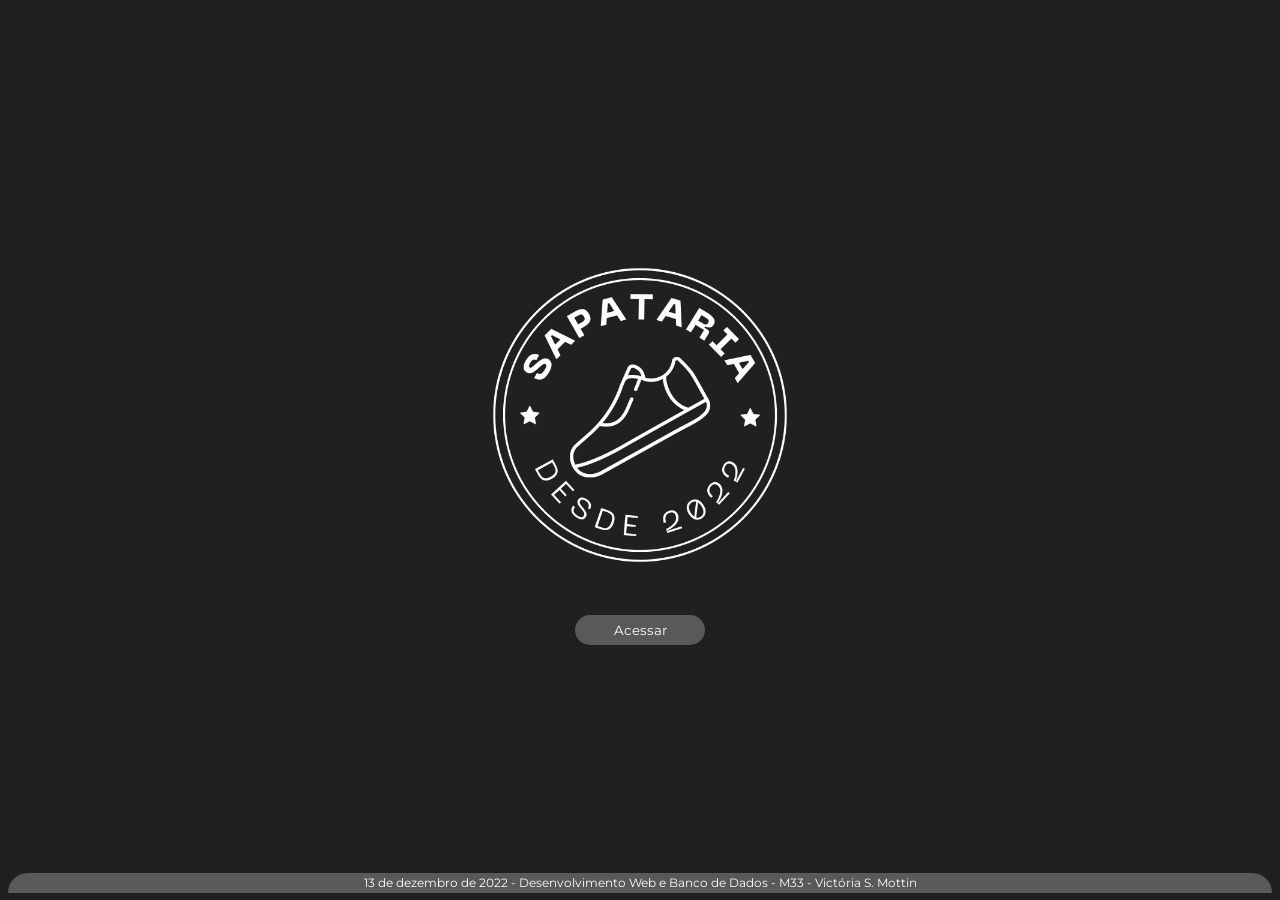
<file: Prova_3bim/index.html>
<!DOCTYPE html>
<html lang="pt-br">

<head>
    <meta charset="UTF-8">
    <meta http-equiv="X-UA-Compatible" content="IE=edge">
    <meta name="viewport" content="width=device-width, initial-scale=1.0">
    <link rel="shortcut icon" href="recursos/imagens/favicon.ico" type="image/x-icon">
    <link rel="stylesheet" href="recursos/style.css">

    <title>Sapataria - Acessar</title>

</head>

<body id="body1">
    <div class="div1">
        <img src="recursos/imagens/logo.png" alt="Logo da Sapataria" id="logo">
        <a href="login.html"><button class="but1">Acessar</button></a>
    </div>
    <footer class="foot1">
        <p id="p1">13 de dezembro de 2022 - Desenvolvimento Web e Banco de Dados - M33 - Victória S. Mottin</p>
    </footer>
</body>

</html>
</file>
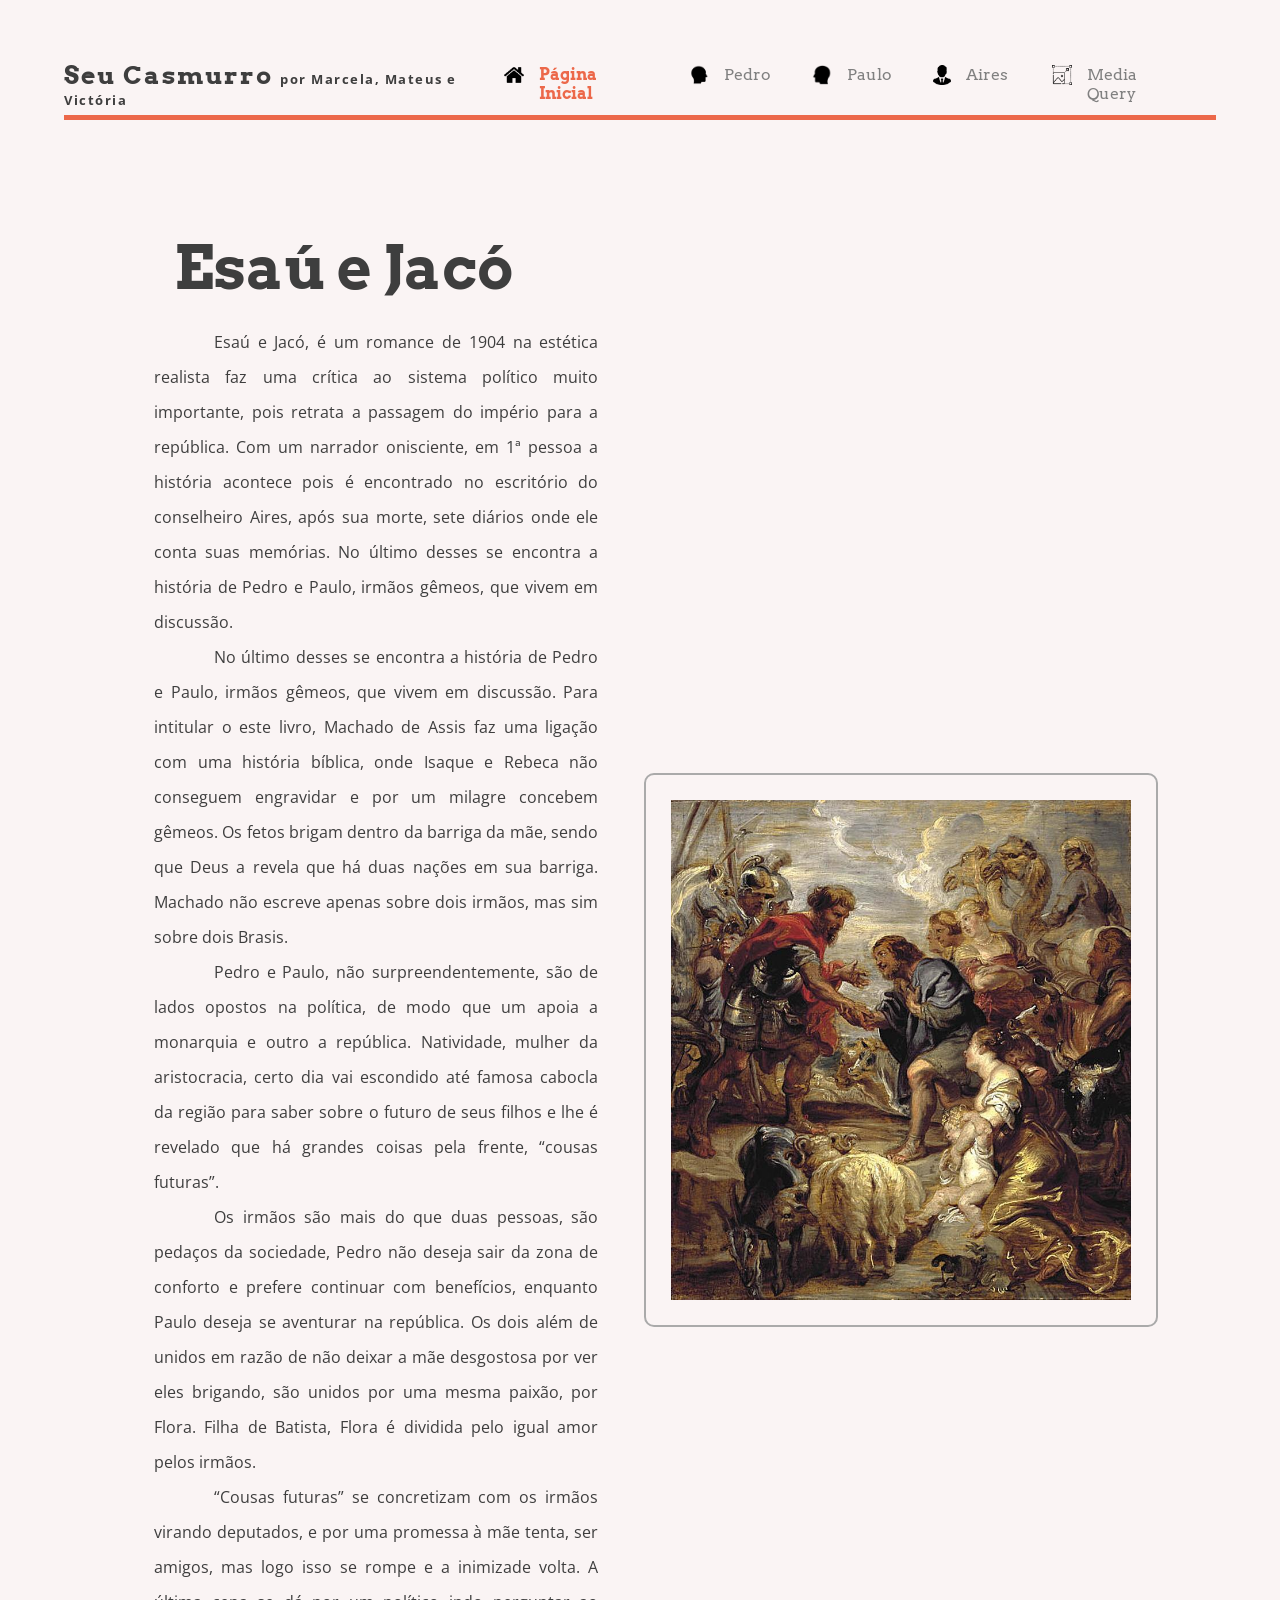
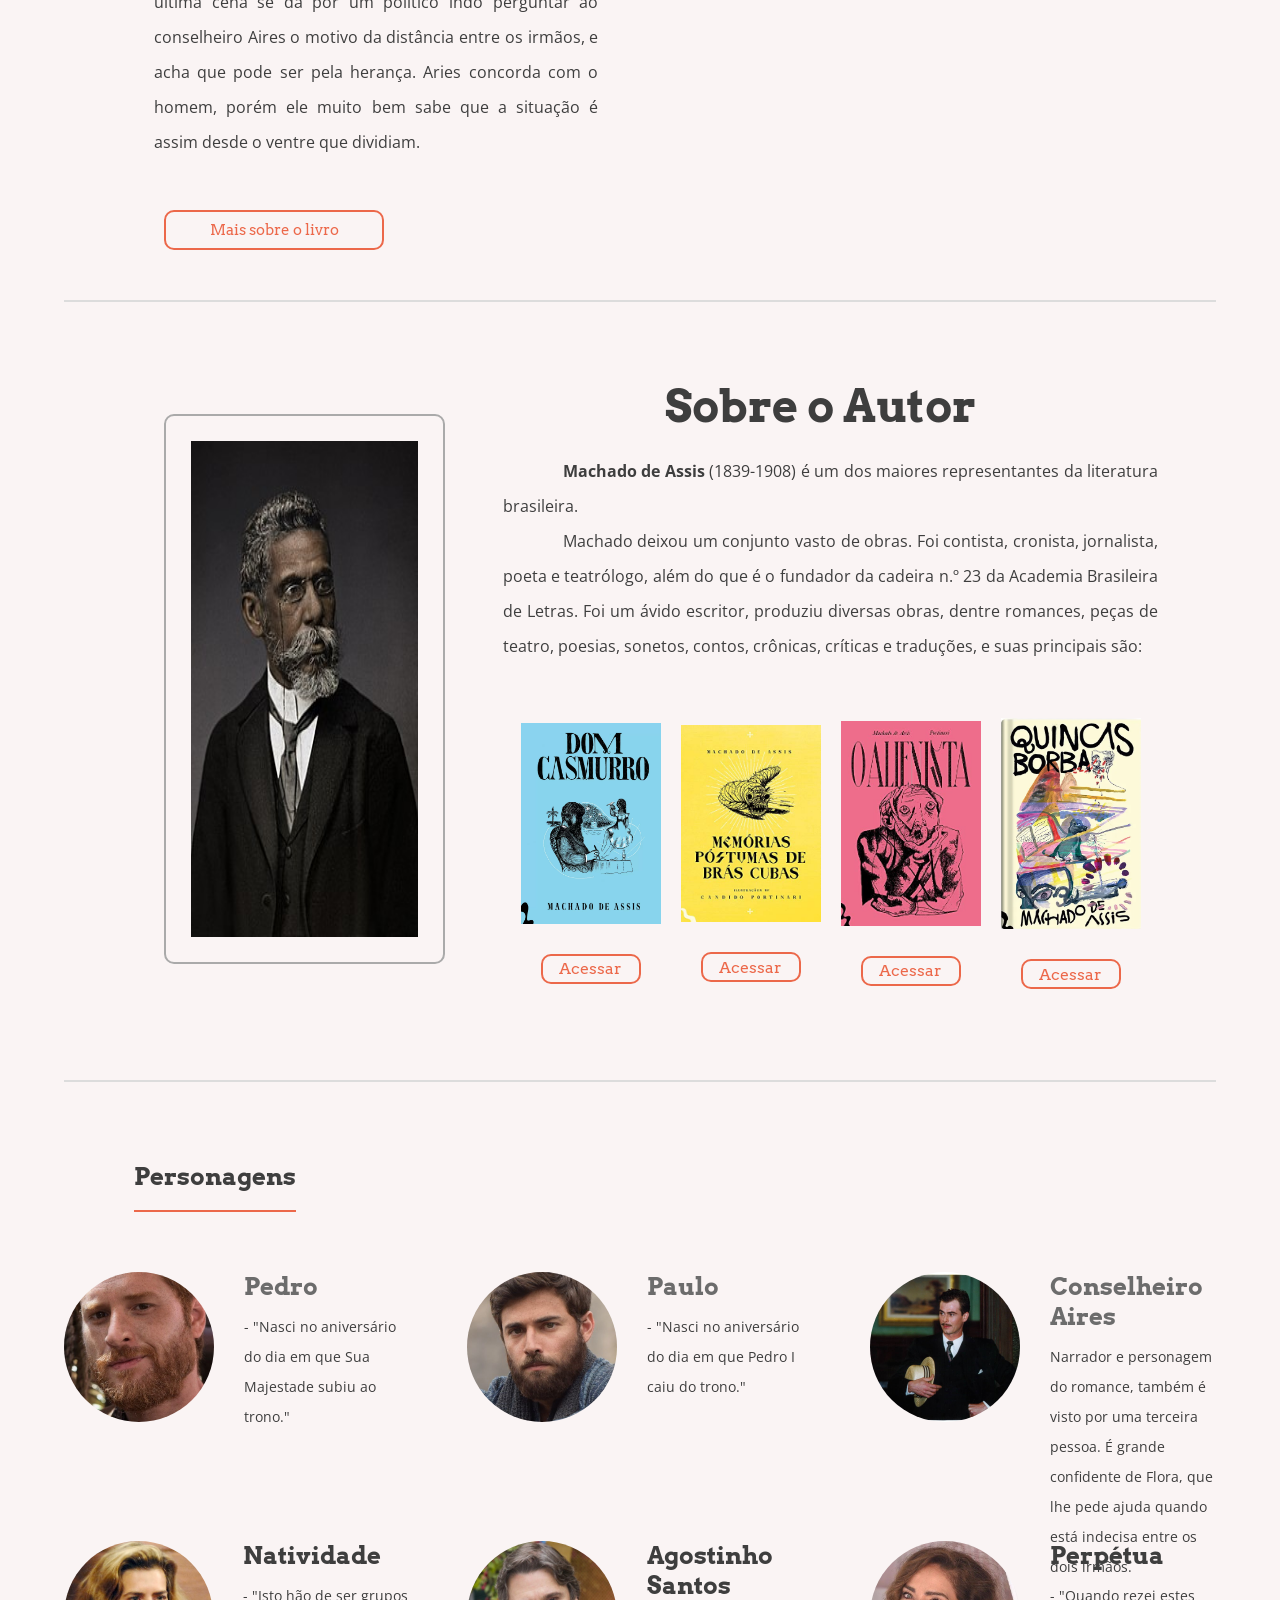
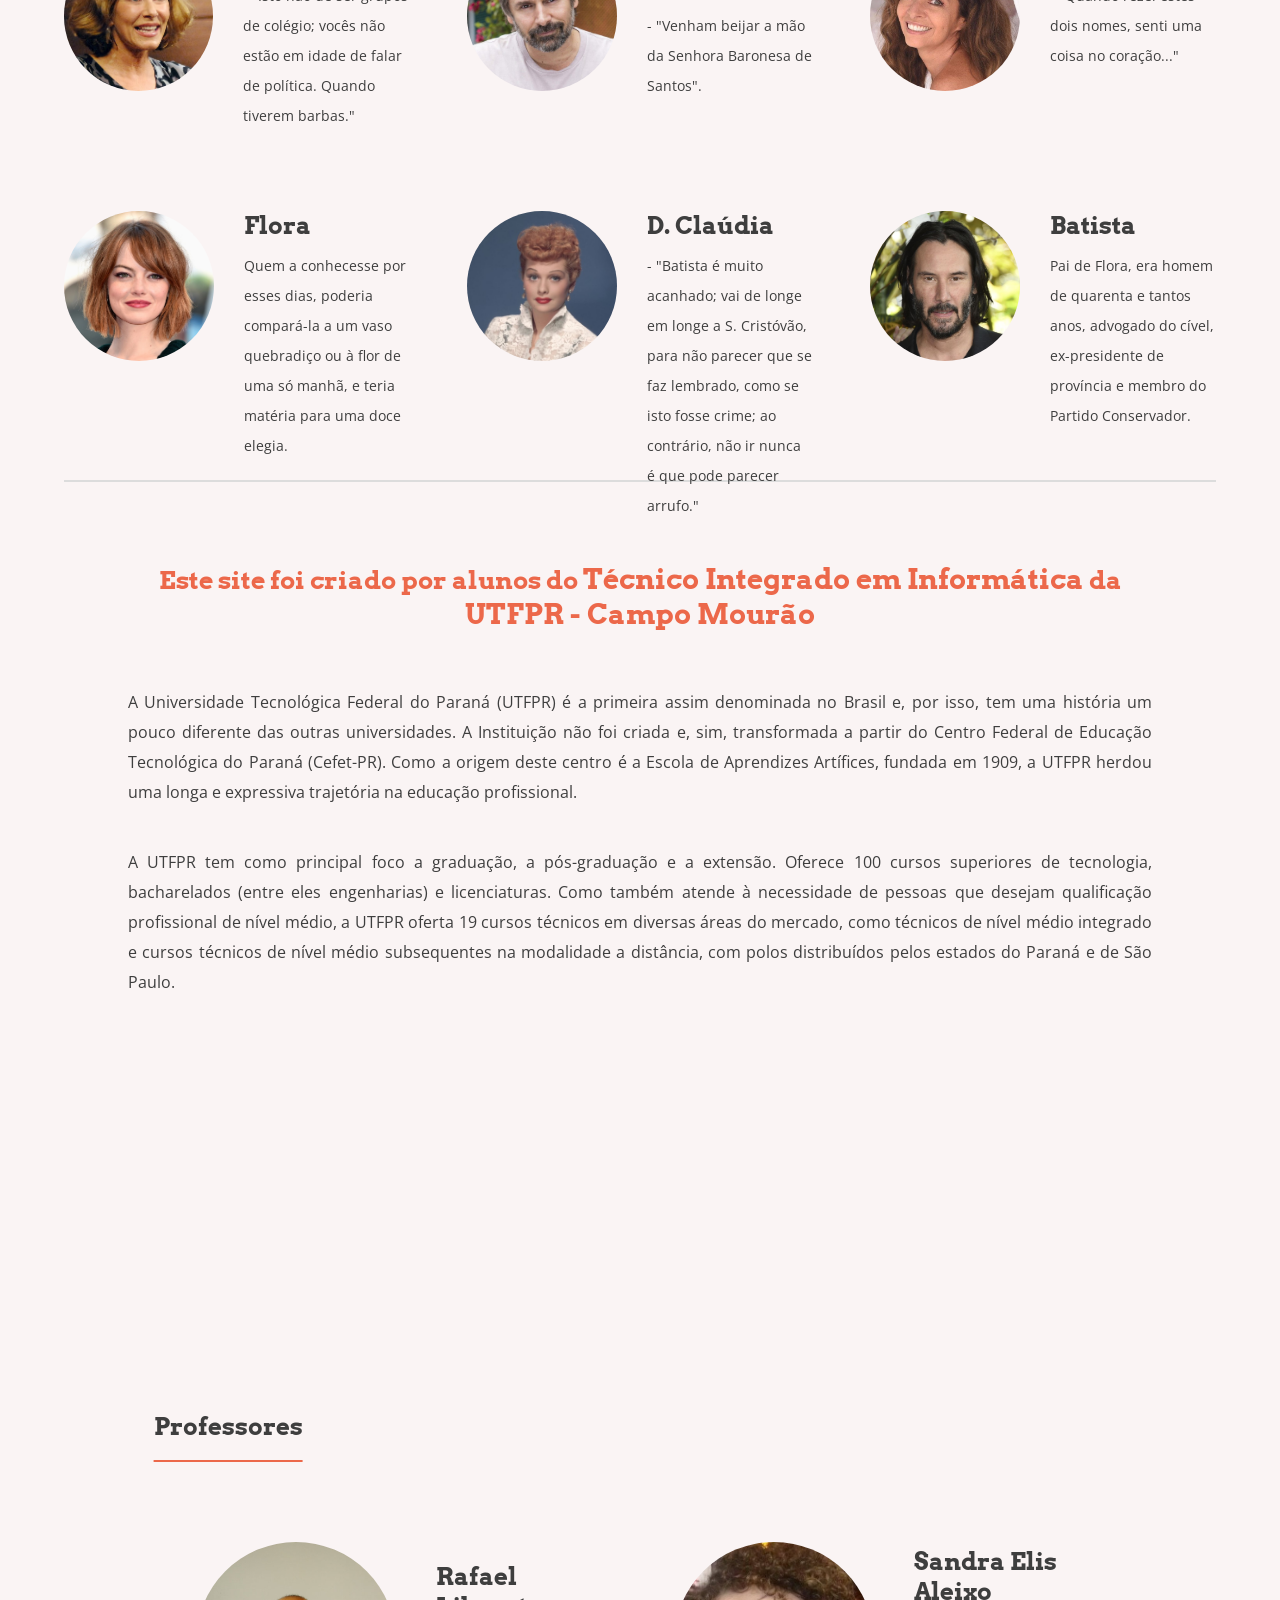
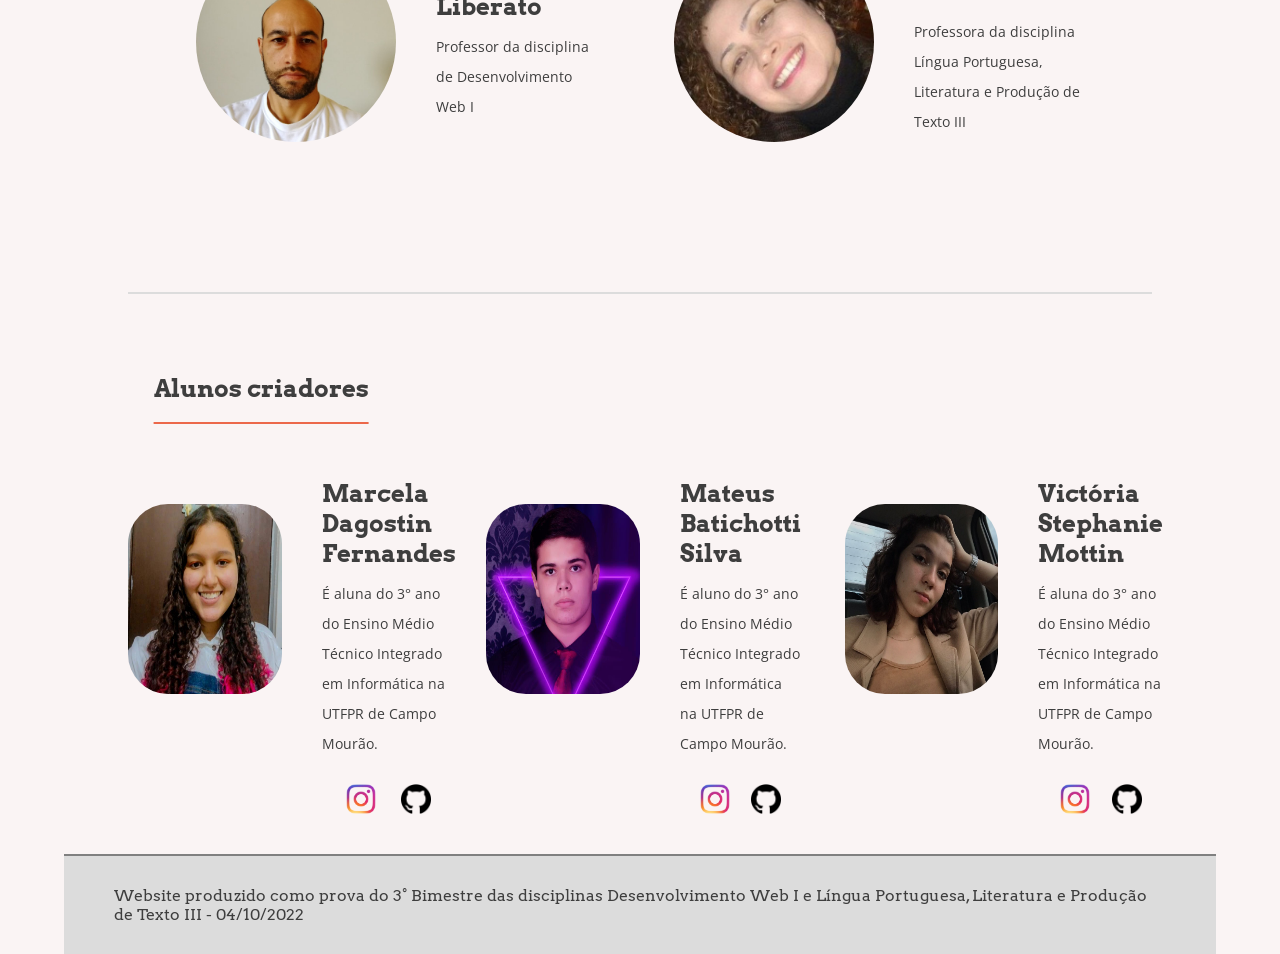
<file: websiteProva/index.html>
<!DOCTYPE html>
<html lang="pt-br">
<head>
    <meta charset="UTF-8">
    <meta http-equiv="X-UA-Compatible" content="IE=edge">
    <meta name="viewport" content="width=device-width, initial-scale=1.0">
    <link rel="shortcut icon" href="recursos/imagens/favicon.ico" type="image/x-icon">
    <link rel="stylesheet" href="recursos/estilo.css">
    <title>Esaú e Jacó</title>
</head>
<body>
    <header>
        <h3 id="titulo3-1"><strong id="tituloPrincipal">Seu Casmurro </strong>por Marcela, Mateus e Victória</h3>
        <nav>
            <ul id="listaNav">
                <li>
                    <a href="index.html">
                        <div class="div1">
                            <img id="iconesNav" src="recursos/imagens/home.png" alt="">
                            <strong>
                                <p id="textoNav">Página Inicial</p>
                            </strong>
                        </div>
                    </a>
                    <ul>
                        <li><a href="index.html#sec1">Resumo da obra</a></li>
                        <li><a href="index.html#sec4">Sobre o Autor</a></li>
                        <li><a href="index.html#sec2">Personagens</a></li>
                        <li><a href="index.html#sec3">UTFPR e o Técnico</a></li>
                        <li><a href="index.html#sec5">Criadores</a></li>
                    </ul>
                </li>
                <li>
                    <a href="pedro.html">
                            <div class="div1">
                            <img id="iconesNav" src="recursos/imagens/sideProfile.png">
                            <p id="textoNav">Pedro</p>
                        </div>
                    </a>
                </li>
                <li>
                    <a href="paulo.html">
                        <div class="div1">
                            <img id="iconesNav" src="recursos/imagens/sideProfile2.png">
                            <p id="textoNav">Paulo</p>
                        </div>
                    </a>
                </li>
                <li>
                    <a href="aires.html">
                        <div class="div1">
                            <img id="iconesNav" src="recursos/imagens/airesIcon.png">
                            <p id="textoNav">Aires</p>
                        </div>
                    </a>
                </li>
                <li>
                    <a href="mediaQuery.html">
                        <div class="div1">
                            <img id="iconesNav" src="recursos/imagens/mediaQuery.png">
                            <p id="textoNav">Media Query</p>
                        </div>
                    </a>
                </li>
            </ul>
        </nav>
    </header>

    <main>
        <section id="sec1">
            <div class="div2">
                <h1 id="titulo1-1">Esaú e Jacó</h1>
                <p id="p1">Esaú e Jacó, é um romance de 1904 na estética realista faz uma crítica ao sistema político muito importante, pois retrata a passagem do império para a república. Com um narrador onisciente, em 1ª pessoa a história acontece pois é encontrado no escritório do conselheiro Aires, após sua morte, sete diários onde ele conta suas memórias.
                    No último desses se encontra a história de Pedro e Paulo, irmãos gêmeos, que vivem em discussão.</p>
                    <p id="p1">No último desses se encontra a história de Pedro e Paulo, irmãos gêmeos, que vivem em discussão. Para intitular o este livro, Machado de Assis faz uma ligação com uma história bíblica, onde Isaque e Rebeca não conseguem engravidar e por um milagre concebem gêmeos. Os fetos brigam dentro da barriga da mãe, sendo que Deus a revela que há duas nações em sua barriga. Machado não escreve apenas sobre dois irmãos, mas sim sobre dois Brasis.</p>
                    <p id="p1">Pedro e Paulo, não surpreendentemente, são de lados opostos na política, de modo que um apoia a monarquia e outro a república. Natividade, mulher da aristocracia, certo dia vai escondido até famosa cabocla da região para saber sobre o futuro de seus filhos e lhe é revelado que há grandes coisas pela frente, “cousas futuras”.</p>
                    <p id="p1">Os irmãos são mais do que duas pessoas, são pedaços da sociedade, Pedro não deseja sair da zona de conforto e prefere continuar com benefícios, enquanto Paulo deseja se aventurar na república. Os dois além de unidos em razão de não deixar a mãe desgostosa por ver eles brigando, são unidos por uma mesma paixão, por Flora. Filha de Batista, Flora é dividida pelo igual amor pelos irmãos.</p>
                    <p id="p1">“Cousas futuras” se concretizam com os irmãos virando deputados, e por uma promessa à mãe tenta, ser amigos, mas logo isso se rompe e a inimizade volta. A última cena se dá por um político indo perguntar ao conselheiro Aires o motivo da distância entre os irmãos, e acha que pode ser pela herança. Aries concorda com o homem, porém ele muito bem sabe que a situação é assim desde o ventre que dividiam.</p>
                <a href="http://educacao.globo.com/literatura/assunto/resumos-de-livros/esau-e-jaco.html" target="_blank">
                    <div class="botao1">
                        <p id="pBotao">Mais sobre o livro</p>
                    </div>
                </a>
            </div>
            <div class="div3">
                <img id="imgResumo" src="recursos/imagens/esau_jaco.jpg" alt="">
            </div>
        </section>

        <section id="sec4">
                <div class="div8">
                    <img src="recursos/imagens/machadoDeAssis.jpg" alt="" id="imgMachado">
                </div>
                <div class="div7">
                    <h2 id="titulo2-4">Sobre o Autor</h1>
                    <p id="p1"><strong>Machado de Assis</strong> (1839-1908) é um dos maiores representantes da literatura brasileira.</p>
                    <p id="p1">Machado deixou um conjunto vasto de obras. Foi contista, cronista, jornalista, poeta e teatrólogo, além do que é o fundador da cadeira n.º 23 da Academia Brasileira de Letras. Foi um ávido escritor, produziu diversas obras, dentre romances, peças de teatro, poesias, sonetos, contos, crônicas, críticas e traduções, e suas principais são:</p>
                    <div class="div9">
                        <div class="div10">
                            <img src="recursos/imagens/domCasmurro.png" alt="" id="imgLivros">
                            <a href="https://www.antofagica.com.br/produto/dom-casmurro/" target="_blank">
                                <div class="botaoLivro">Acessar</div>
                            </a>
                        </div>
                        <div class="div10">
                            <img src="recursos/imagens/memorias.jpg" alt="" id="imgLivros">
                            <a href="https://www.antofagica.com.br/produto/memorias-postumas-de-bras-cubas/" target="_blank">
                                <div class="botaoLivro">Acessar</div>
                            </a>
                        </div>
                        <div class="div10">
                            <img src="recursos/imagens/alienista.jpg" alt="" id="imgLivros">
                            <a href="https://www.antofagica.com.br/produto/o-alienista/" target="_blank">
                                <div class="botaoLivro">Acessar</div>
                            </a>
                        </div>
                        <div class="div10">
                            <img src="recursos/imagens/quincas.png" alt="" id="imgLivros">
                            <a href="https://www.antofagica.com.br/produto/quincas-borba/" target="_blank">
                                <div class="botaoLivro">Acessar</div>
                            </a>
                        </div>
                    </div>
                </div>
                
            </div>
        </section>

        <section id="sec2">
            <h2 id="titulo2-2">Personagens</h2>
            <div class="divPersonagem">
                <img src="recursos/imagens/pedro.jpg" id="imgPersonagem">
                <div class="div4">
                    <a href="pedro.html"><h2 id="titulo2-1">Pedro</h2></a>
                    <p id="textoPersonagem">- "Nasci no aniversário do dia em que Sua Majestade subiu ao trono."</p>
                </div>
            </div>

            <div class="divPersonagem">
                <img src="recursos/imagens/paulo.jpg" id="imgPersonagem">
                <div class="div4">
                    <a href="paulo.html"><h2 id="titulo2-1">Paulo</h2></a>
                    <p id="textoPersonagem">- "Nasci no aniversário do dia em que Pedro I caiu do trono."</p>
                </div>
            </div>

            <div class="divPersonagem">
                <img src="recursos/imagens/aires.jfif" id="imgPersonagem">
                <div class="div4">
                    <a href="aires.html"><h2 id="titulo2-1">Conselheiro Aires</h2></a>
                    <p id="textoPersonagem">Narrador e personagem do romance, também é visto por uma terceira pessoa. É grande confidente de Flora, que lhe pede ajuda quando está indecisa entre os dois irmãos.</p>
                </div>
            </div>

            <div class="divPersonagem">
                <img src="recursos/imagens/natividade.jpg" id="imgPersonagem">
                <div class="div4">
                <h2 id="titulo2-1">Natividade</h2>
                    <p id="textoPersonagem">- "Isto hão de ser grupos de colégio; vocês não estão em idade de falar de política. Quando tiverem barbas."</p>
                </div>
            </div>

            <div class="divPersonagem">
                <img src="recursos/imagens/santos.jpeg" id="imgPersonagem">
                <div class="div4">
                    <h2 id="titulo2-1">Agostinho Santos</h2>
                    <p id="textoPersonagem">- "Venham beijar a mão da Senhora Baronesa de Santos".</p>
                </div>
            </div>

            <div class="divPersonagem">
                <img src="recursos/imagens/perpetua.jpg" id="imgPersonagem">
                <div class="div4">
                    <h2 id="titulo2-1">Perpétua</h2>
                    <p id="textoPersonagem">- "Quando rezei estes dois nomes, senti uma coisa no coração..."</p>
                </div>
            </div>

            <div class="divPersonagem">
                <img src="recursos/imagens/flora.jpg" id="imgPersonagem">
                <div class="div4">
                    <h2 id="titulo2-1">Flora</h2>
                    <p id="textoPersonagem">Quem a conhecesse por esses dias, poderia compará-la a um vaso quebradiço ou à flor de uma só manhã, e teria matéria para uma doce elegia.</p>
                </div>
            </div>

            <div class="divPersonagem">
                <img src="recursos/imagens/claudia.jpg" id="imgPersonagem">
                <div class="div4">
                    <h2 id="titulo2-1">D. Claúdia</h2>
                    <p id="textoPersonagem"> - "Batista é muito acanhado; vai de longe em longe a S. Cristóvão, para não parecer que se faz lembrado, como se isto fosse crime; ao contrário, não ir nunca é que pode parecer arrufo."</p>
                </div>
            </div>

            <div class="divPersonagem">
                <img src="recursos/imagens/batista.jpg" id="imgPersonagem">
                <div class="div4">
                    <h2 id="titulo2-1">Batista</h2>
                    <p id="textoPersonagem">Pai de Flora, era homem de quarenta e tantos anos, advogado do cível, ex-presidente de província e membro do Partido Conservador.</p>
                </div>
            </div>
        </section>

        <section id="sec3">
            <h3 id="titulo3-2">Este site foi criado por alunos do <a href="http://www.utfpr.edu.br/cursos/tecnico/integrado/tecnico-integrado-em-informatica" target="_blank">Técnico Integrado em Informática</a> da <a href="http://www.utfpr.edu.br/campus/campomourao" target="_blank">UTFPR - Campo Mourão</a></h3>
            <p id="tecnicoTexto">A Universidade Tecnológica Federal do Paraná (UTFPR) é a primeira assim denominada no Brasil e, por isso, tem uma história um pouco diferente das outras universidades. A Instituição não foi criada e, sim, transformada a partir do Centro Federal de Educação Tecnológica do Paraná (Cefet-PR). Como a origem deste centro é a Escola de Aprendizes Artífices, fundada em 1909, a UTFPR herdou uma longa e expressiva trajetória na educação profissional.</p>

            <p id="tecnicoTexto2">A UTFPR tem como principal foco a graduação, a pós-graduação e a extensão. Oferece 100 cursos superiores de tecnologia, bacharelados (entre eles engenharias) e licenciaturas. Como também atende à necessidade de pessoas que desejam qualificação profissional de nível médio, a UTFPR oferta 19 cursos técnicos em diversas áreas do mercado, como técnicos de nível médio integrado  e cursos técnicos de nível médio subsequentes na modalidade a distância, com polos distribuídos pelos estados do Paraná e de São Paulo.</p>

            <iframe width="560" height="315" src="https://www.youtube.com/embed/9QVKVuefteU" title="YouTube video player" frameborder="0" allow="accelerometer; autoplay; clipboard-write; encrypted-media; gyroscope; picture-in-picture" allowfullscreen></iframe>

            <h2 id="titulo2-3">Professores</h2>
            <div class="divProfessores">
                <div class="divProfessor">
                    <img src="recursos/imagens/liberato.jpg" id="imgProfessor">
                    <div class="div6">
                        <h2 id="titulo2-1">Rafael Liberato</h2>
                        <p id="textoPersonagem">Professor da disciplina de Desenvolvimento Web I</p>
                    </div>
                </div>
               
                <div class="divProfessor">
                    <img src="recursos/imagens/sandra.jpg" id="imgProfessor">
                    <div class="div6">
                        <h2 id="titulo2-1">Sandra Elis Aleixo</h2>
                        <p id="textoPersonagem">Professora da disciplina Língua Portuguesa, Literatura e Produção de Texto III</p>
                    </div>
                </div>
            </div>
        </section>

        <section id="sec5">
            <h2 id="titulo2-3">Alunos criadores</h2>
            <div class="divAlunos">
                <div class="divAluno">
                    <img src="recursos/imagens/marcela.jfif" id="imgAluno">
                    <div class="div5">
                        <h2 id="titulo2-1">Marcela Dagostin Fernandes</h2>
                        <p id="textoPersonagem">É aluna do 3° ano do Ensino Médio Técnico Integrado em Informática na UTFPR de Campo Mourão.</p>
                        <div class="redes">
                            <a href="https://www.instagram.com/marcela_dagostinf/" target="_blank"><img src="recursos/imagens/instagram.png" id="instagram"></a>
                            <a href="https://github.com/marceladf" target="_blank"><img src="recursos/imagens/github.png" id="instagram"></a>
                        </div>
                    </div>
                </div>
                <div class="divAluno">
                    <img src="recursos/imagens/mateus.jpg" id="imgAluno">
                    <div class="div5">
                        <h2 id="titulo2-1">Mateus Batichotti Silva</h2>
                        <p id="textoPersonagem">É aluno do 3° ano do Ensino Médio Técnico Integrado em Informática na UTFPR de Campo Mourão.</p>
                        <div class="redes">
                            <a href="https://www.instagram.com/mateus_cohuzer/" target="_blank"><img src="recursos/imagens/instagram.png" id="instagram"></a>
                            <a href="https://github.com/MateusCohuzer" target="_blank"><img src="recursos/imagens/github.png" id="instagram"></a>
                        </div>
                    </div>
                </div>
                <div class="divAluno">
                    <img src="recursos/imagens/victoria.jpeg" id="imgAluno">
                    <div class="div5">
                        <h2 id="titulo2-1">Victória Stephanie Mottin</h2>
                        <p id="textoPersonagem">É aluna do 3° ano do Ensino Médio Técnico Integrado em Informática na UTFPR de Campo Mourão.</p>
                        <div class="redes">
                            <a href="https://www.instagram.com/vicmottin_/" target="_blank"><img src="recursos/imagens/instagram.png" id="instagram"></a>
                            <a href="https://github.com/vmottin" target="_blank"><img src="recursos/imagens/github.png" id="instagram"></a>
                        </div>
                    </div>
                </div>
            </div>
        </section>

    </main>
    <footer>
        <p id="textoFooter">Website produzido como prova do 3° Bimestre das disciplinas Desenvolvimento Web I e Língua Portuguesa, Literatura e Produção de Texto III - 04/10/2022</p>
    </footer>

    
</body>
</html>
</file>
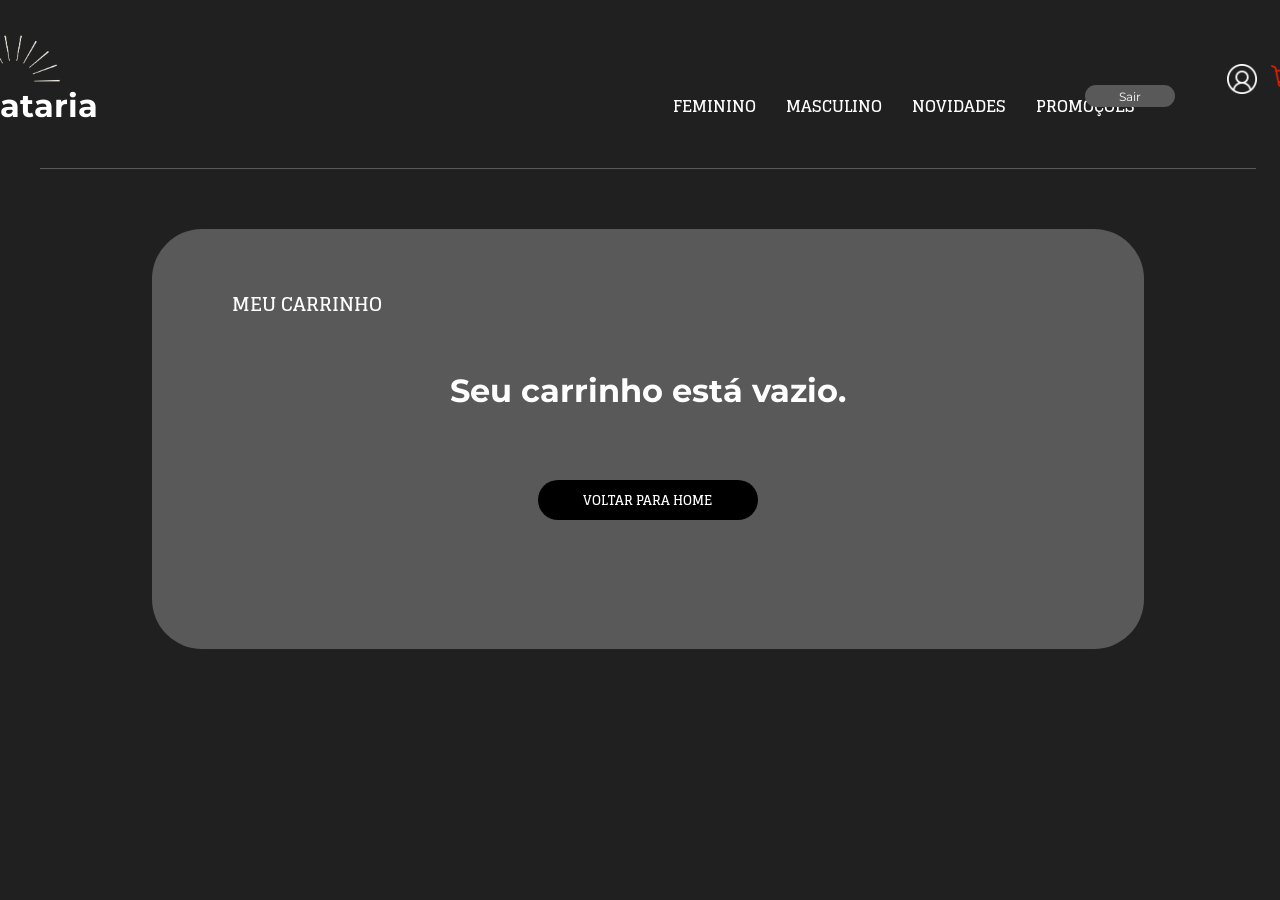
<file: Prova_3bim/cart.html>
<!DOCTYPE html>
<html lang="pt-br">

<head>
    <meta charset="UTF-8">
    <meta http-equiv="X-UA-Compatible" content="IE=edge">
    <meta name="viewport" content="width=device-width, initial-scale=1.0">
    <link rel="shortcut icon" href="recursos/imagens/favicon.ico" type="image/x-icon">
    <link rel="stylesheet" href="recursos/style2.css">
    <title>Sapataria - Carrinho</title>
</head>

<body>
    <div class="div5">
        <header>
            <div class="div3">
                <img src="recursos/imagens/simbolo.png" alt="Sapataria" id="logo2">
                <h1 id="h1-2">Sapataria</h1>
            </div>
            <ul id="listaNav">
                <a href="#">
                    <li>FEMININO</li>
                </a>
                <a href="#">
                    <li>MASCULINO</li>
                </a>
                <a href="#">
                    <li>NOVIDADES</li>
                </a>
                <a href="#">
                    <li>PROMOÇÕES</li>
                </a>
            </ul>
            <a href="user.html"><img src="recursos/imagens/user.png" alt="Usuário" id="icon2"></a>
            <a href="cart.html"><img src="recursos/imagens/carrinho.png" alt="Carrinho" id="icon3"></a>
        </header>
        <a href="index.html"><button id="sair2">Sair</button></a>
        <div class="div6">
            <h3>MEU CARRINHO</h3>
            <h1 id="carrinho">Seu carrinho está vazio.</h1>
            <a href="main.html"><button id="botaoHome">VOLTAR PARA HOME</button></a>
        </div>
    </div>

</body>

</html>
</file>
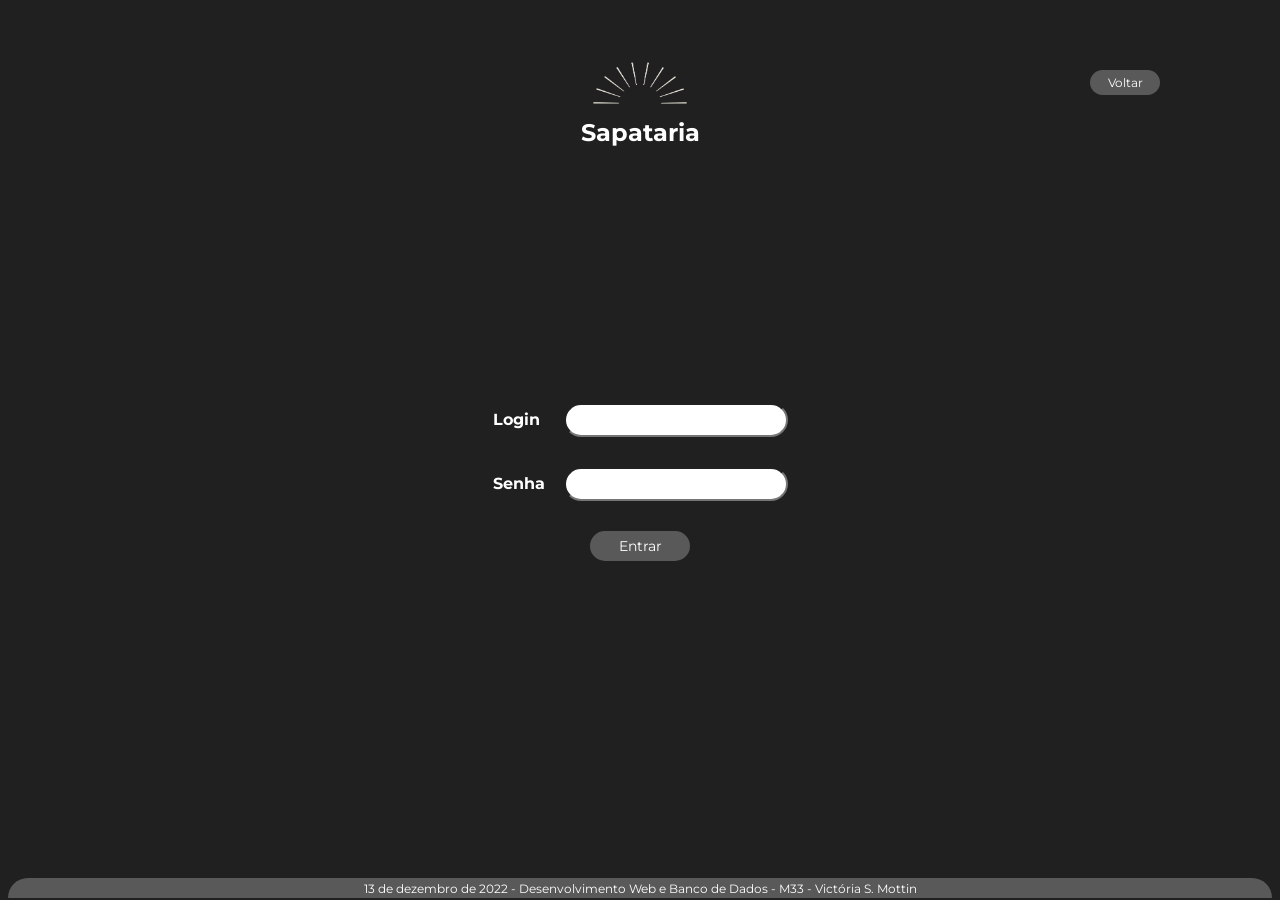
<file: Prova_3bim/login.html>
<!DOCTYPE html>
<html lang="pt-br">

<head>
    <meta charset="UTF-8">
    <meta http-equiv="X-UA-Compatible" content="IE=edge">
    <meta name="viewport" content="width=device-width, initial-scale=1.0">
    <link rel="shortcut icon" href="recursos/imagens/favicon.ico" type="image/x-icon">
    <link rel="stylesheet" href="recursos/style.css">

    <title>Sapataria - Login</title>
</head>

<body>
    <div class="div2">
        <div class="div3">
            <img src="recursos/imagens/simbolo.png" alt="Logo da Sapataria" id="miniLogo">
            <h2>Sapataria</h2>
        </div>
        <a href="index.html"><button id="voltar">Voltar</button></a>
        <div class="div4">
            <div>
                <label for="login"><b>Login</b></label>
                <input type="text" name="login" id="login">
            </div>

            <div>
                <label for="senha"><b>Senha</b></label>
                <input type="password" name="senha" id="senha">
            </div>

            <button id="botaoLogin" onclick="Login()">Entrar</button>

        </div>
        <footer>
            <p>13 de dezembro de 2022 - Desenvolvimento Web e Banco de Dados - M33 - Victória S. Mottin</p>
        </footer>

        <script src="recursos/script.js"></script>

</body>

</html>
</file>
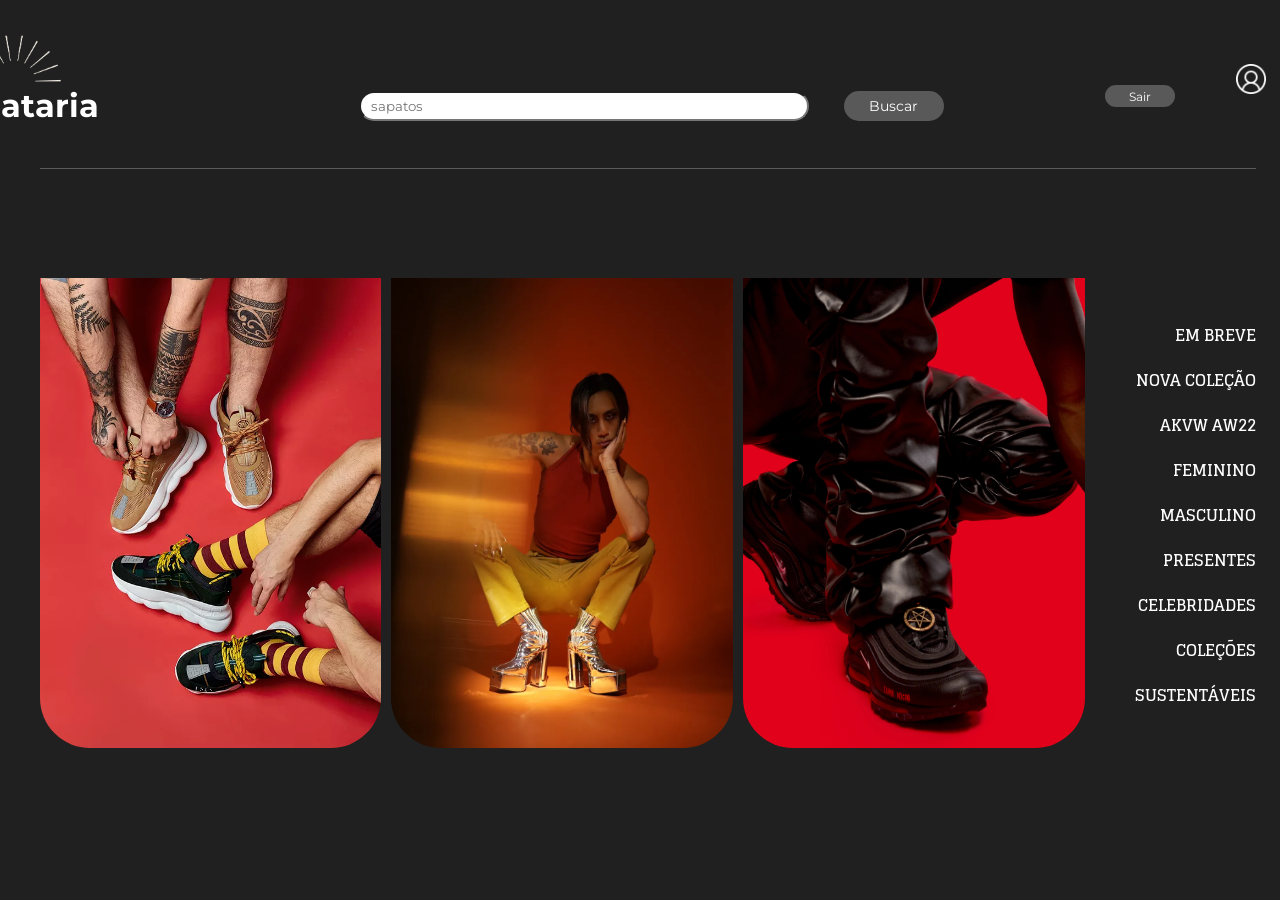
<file: Prova_3bim/main.html>
<!DOCTYPE html>
<html lang="pt-br">

<head>
    <meta charset="UTF-8">
    <meta http-equiv="X-UA-Compatible" content="IE=edge">
    <meta name="viewport" content="width=device-width, initial-scale=1.0">
    <link rel="shortcut icon" href="recursos/imagens/favicon.ico" type="image/x-icon">
    <link rel="stylesheet" href="recursos/style2.css">
    <title>Sapataria - Inicial</title>
</head>

<body>
    <div class="div1">
        <header>
            <div class="div3">
                <img src="recursos/imagens/simbolo.png" alt="Sapataria" id="logo">
                <h1 id="h1-1">Sapataria</h1>
            </div>
            <input type="search" name="busca" id="busca" placeholder="sapatos" readonly>
            <a href="search.html"><button id="buscar">Buscar</button></a>
            <a href="user.html"><img src="recursos/imagens/user.png" alt="Usuário" id="icon"></a>
            <a href="cart.html"><img src="recursos/imagens/carrinho.png" alt="Carrinho" id="icon"></a>
        </header>
        <a href="index.html"><button id="sair">Sair</button></a>
        <div class="div2">
            <a href="https://www.farfetch.com/br/sets/men/versace-chain-reaction-men.aspx" target="_blank"><img
                    src="recursos/imagens/banner1.png" alt="Tênis masculinos" id="banners"></a>
            <a href="https://shopsyro.com/story/2021/8/17/rancho-re-up" target="_blank"><img
                    src="recursos/imagens/banner2.png" alt="Modelo masculino utilizando botas" id="banners"></a>
            <a href="https://www1.folha.uol.com.br/ilustrada/2021/04/tenis-de-lil-nas-x-com-sangue-humano-tem-venda-interrompida-pela-justica.shtml"
                target="_blank"><img src="recursos/imagens/banner3.png" alt="Tênis da Nike da celebridade Lil Nas X"
                    id="banners"></a>
            <nav>
                <ul>
                    <a href="#">
                        <li>EM BREVE</li>
                    </a>
                    <a href="#">
                        <li>NOVA COLEÇÃO</li>
                    </a>
                    <a href="#">
                        <li>AKVW AW22</li>
                    </a>
                    <a href="#">
                        <li>FEMININO</li>
                    </a>
                    <a href="#">
                        <li>MASCULINO</li>
                    </a>
                    <a href="#">
                        <li>PRESENTES</li>
                    </a>
                    <a href="#">
                        <li>CELEBRIDADES</li>
                    </a>
                    <a href="#">
                        <li>COLEÇÕES</li>
                    </a>
                    <a href="#">
                        <li>SUSTENTÁVEIS</li>
                    </a>
                </ul>
            </nav>
        </div>
    </div>
</body>

</html>
</file>
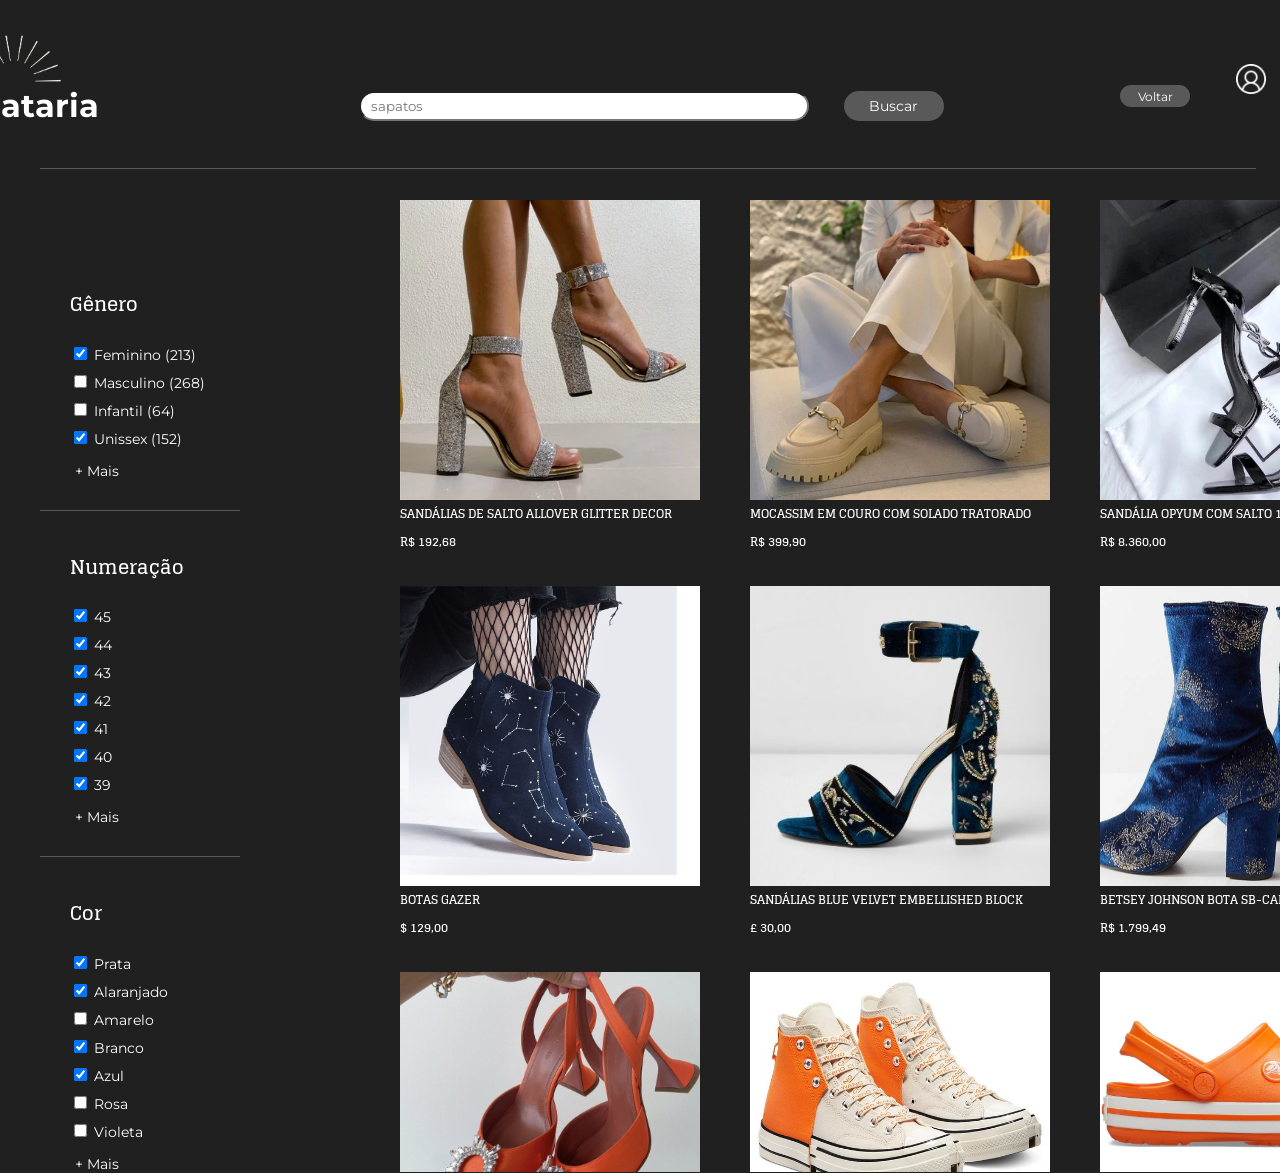
<file: Prova_3bim/search.html>
<!DOCTYPE html>
<html lang="pt-br">

<head>
    <meta charset="UTF-8">
    <meta http-equiv="X-UA-Compatible" content="IE=edge">
    <meta name="viewport" content="width=device-width, initial-scale=1.0">
    <link rel="stylesheet" href="recursos/style3.css">
    <link rel="shortcut icon" href="recursos/imagens/favicon.ico" type="image/x-icon">
    <title>Sapataria - Busca: sapatos</title>
</head>

<body>
    <div class="div1">
        <header>
            <div class="div7">
                <img src="recursos/imagens/simbolo.png" alt="Sapataria" id="logo">
                <h1 id="h1-1">Sapataria</h1>
            </div>
            <input type="search" name="busca" id="busca" placeholder="sapatos" readonly>
            <button id="buscar">Buscar</button>
            <a href="user.html"><img src="recursos/imagens/user.png" alt="Usuário" id="icon2"></a>
            <a href="cart.html"><img src="recursos/imagens/carrinho.png" alt="Carrinho" id="icon2"></a>
        </header>
        <a href="main.html"><button id="sair2">Voltar</button></a>
        <nav class="nav3">
            <div class="div8">
                <h3>Gênero</h3>
                <div>
                    <input type="checkbox" name="feminino" id="feminino" checked onclick="return false;">
                    <label for="feminino">Feminino (213)</label>
                </div>

                <div>
                    <input type="checkbox" name="masculino" id="masculino" onclick="return false;">
                    <label for="masculino">Masculino (268)</label>
                </div>

                <div>
                    <input type="checkbox" name="infantil" id="infantil" onclick="return false;">
                    <label for="infantil">Infantil (64)</label>
                </div>

                <div>
                    <input type="checkbox" name="unissex" id="unissex" checked onclick="return false;">
                    <label for="unissex">Unissex (152)</label>
                </div>
                <label>+ Mais</label>
            </div>
            <div class="div9">
                <h3>Numeração</h3>
                <div>
                    <input type="checkbox" name="45" id="45" checked onclick="return false;">
                    <label for="45">45</label>
                </div>

                <div>
                    <input type="checkbox" name="44" id="44" checked onclick="return false;">
                    <label for="44">44</label>
                </div>

                <div>
                    <input type="checkbox" name="43" id="43" checked onclick="return false;">
                    <label for="43">43</label>
                </div>

                <div>
                    <input type="checkbox" name="42" id="42" checked onclick="return false;">
                    <label for="42">42</label>
                </div>

                <div>
                    <input type="checkbox" name="41" id="41" checked onclick="return false;">
                    <label for="41">41</label>
                </div>

                <div>
                    <input type="checkbox" name="40" id="40" checked onclick="return false;">
                    <label for="40">40</label>
                </div>

                <div>
                    <input type="checkbox" name="39" id="39" checked onclick="return false;">
                    <label for="39">39</label>
                </div>

                <label>+ Mais</label>
            </div>

            <div class="div10">
                <h3>Cor</h3>
                <div>
                    <input type="checkbox" name="prata" id="prata" checked onclick="return false;">
                    <label for="prata">Prata</label>
                </div>

                <div>
                    <input type="checkbox" name="alaranjado" id="alaranjado" checked onclick="return false;">
                    <label for="alaranjado">Alaranjado</label>
                </div>

                <div>
                    <input type="checkbox" name="amarelo" id="amarelo" onclick="return false;">
                    <label for="amarelo">Amarelo</label>
                </div>

                <div>
                    <input type="checkbox" name="branco" id="branco" checked onclick="return false;">
                    <label for="branco">Branco</label>
                </div>

                <div>
                    <input type="checkbox" name="azul" id="azul" checked onclick="return false;">
                    <label for="azul">Azul</label>
                </div>

                <div>
                    <input type="checkbox" name="rosa" id="rosa" onclick="return false;">
                    <label for="rosa">Rosa</label>
                </div>

                <div>
                    <input type="checkbox" name="violeta" id="violeta" onclick="return false;">
                    <label for="violeta">Violeta</label>
                </div>

                <label>+ Mais</label>
            </div>

        </nav>

        <main>
            <div>
                <div>
                    <img src="recursos/imagens/1.png" alt="Sandálias de salto Allover Glitter Decor">
                    <p>Sandálias de salto Allover Glitter Decor</p>
                    <p>R$ 192,68</p>
                </div>
                <div>
                    <img src="recursos/imagens/2.png" alt="Mocassim em Couro com Solado Tratorado">
                    <p>Mocassim em Couro com Solado Tratorado</p>
                    <p>R$ 399,90</p>
                </div>
                <div>
                    <img src="recursos/imagens/3.png" alt="Sandália Opyum com salto 110mm">
                    <p>Sandália Opyum com salto 110mm</p>
                    <p>R$ 8.360,00</p>
                </div>
            </div>

            <div>
                <div>
                    <img src="recursos/imagens/4.jpeg" alt="Botas GAZER">
                    <p>Botas GAZER</p>
                    <p>$ 129,00</p>
                </div>
                <div>
                    <img src="recursos/imagens/5.jpg" alt="Sandálias BLUE VELVET EMBELLISHED BLOCK">
                    <p>Sandálias BLUE VELVET EMBELLISHED BLOCK</p>
                    <p>£ 30,00</p>
                </div>
                <div>
                    <img src="recursos/imagens/6.jpg" alt="Betsey Johnson Bota Sb-Cady Fashion" srcset="">
                    <p>Betsey Johnson Bota Sb-Cady Fashion</p>
                    <p>R$ 1.799,49</p>
                </div>
            </div>

            <div>
                <div class="divMenor">
                    <img src="recursos/imagens/7.png" alt="Saltos alaranjados" id="imgMenor">
                </div>
                <div class="divMenor">
                    <img src="recursos/imagens/8.jpg" alt="Converse alaranjado e creme" id="imgMenor">
                </div>
                <div class="divMenor">
                    <img src="recursos/imagens/9.jpg" alt="Crocs laranja" id="imgMenor">
                </div>
            </div>

        </main>

</body>

</html>
</file>
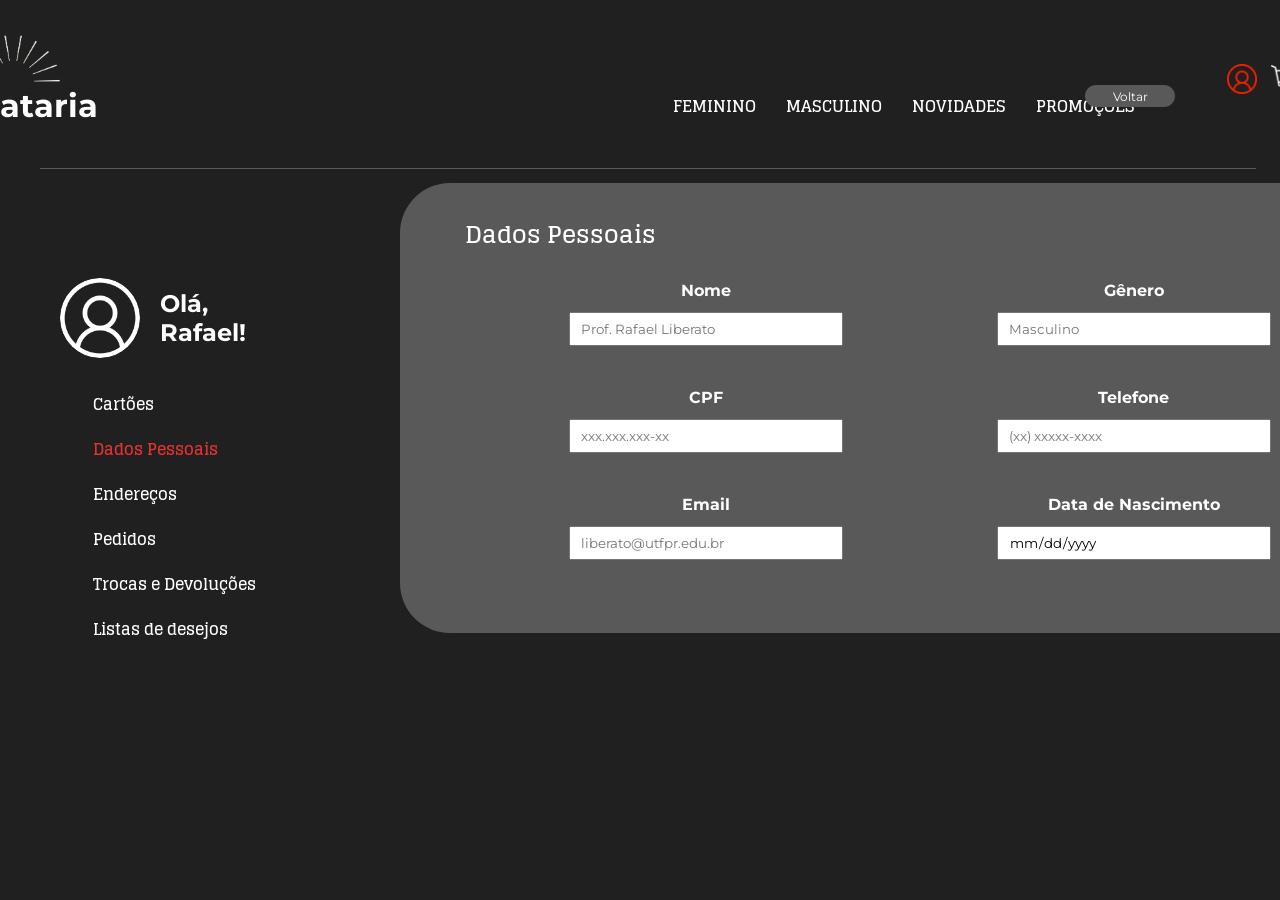
<file: Prova_3bim/user.html>
<!DOCTYPE html>
<html lang="pt-br">

<head>
    <meta charset="UTF-8">
    <meta http-equiv="X-UA-Compatible" content="IE=edge">
    <meta name="viewport" content="width=device-width, initial-scale=1.0">
    <link rel="stylesheet" href="recursos/style3.css">
    <link rel="shortcut icon" href="recursos/imagens/favicon.ico" type="image/x-icon">
    <title>Sapataria - Usuário</title>
</head>

<body>

    <div class="div1">
        <header>
            <div class="div3">
                <img src="recursos/imagens/simbolo.png" alt="Sapataria" id="logo">
                <h1 id="h1-1">Sapataria</h1>
            </div>
            <ul id="listaNav">
                <a href="#">
                    <li>FEMININO</li>
                </a>
                <a href="#">
                    <li>MASCULINO</li>
                </a>
                <a href="#">
                    <li>NOVIDADES</li>
                </a>
                <a href="#">
                    <li>PROMOÇÕES</li>
                </a>
            </ul>
            <a href="user.html"><img src="recursos/imagens/user.png" alt="Usuário" id="icon3"></a>
            <a href="cart.html"><img src="recursos/imagens/carrinho.png" alt="Carrinho" id="icon"></a>
        </header>
        <a href="main.html"><button id="sair">Voltar</button></a>
        <nav class="nav2">

            <div class="div2">
                <img src="recursos/imagens/user.png" alt="Foto de Perfil" id="perfil">
                <h2>Olá, Rafael!</h2>
            </div>


            <ul id="listaPerfil">
                <a href="#">
                    <li>Cartões</li>
                </a>
                <a href="#">
                    <li id="dados">Dados Pessoais</li>
                </a>
                <a href="#">
                    <li>Endereços</li>
                </a>
                <a href="#">
                    <li>Pedidos</li>
                </a>
                <a href="#">
                    <li>Trocas e Devoluções</li>
                </a>
                <a href="#">
                    <li>Listas de desejos</li>
                </a>
            </ul>

        </nav>

        <div class="div4">
            <h2 id="h2-1">Dados Pessoais</h2>
            <div class="div6">
                <div class="div5">
                    <label for="nome"><b>Nome</b></label>
                    <input type="text" name="nome" readonly id="nome" placeholder="Prof. Rafael Liberato">
                    <label for="cpf"><b>CPF</b></label>
                    <input type="text" name="cpf" id="cpf" placeholder="xxx.xxx.xxx-xx" readonly>

                    <label for="email"><b>Email</b></label>
                    <input type="email" name="email" id="email" placeholder="liberato@utfpr.edu.br" readonly>
                </div>
                <div class="div5">
                    <label for="genero"><b>Gênero</b></label>
                    <input type="text" name="genero" id="genero" placeholder="Masculino" readonly>
                    <label for="telefone"><b>Telefone</b></label>
                    <input type="tel" pattern="([0-9]{3})[0-9]{5}-[0-9]{4}" name="telefone" id="telefone"
                        placeholder="(xx) xxxxx-xxxx" readonly>
                    <label for="data"><b>Data de Nascimento</b></label>
                    <input type="date" name="data" id="data" readonly>
                </div>
            </div>
        </div>

    </div>

</body>

</html>
</file>
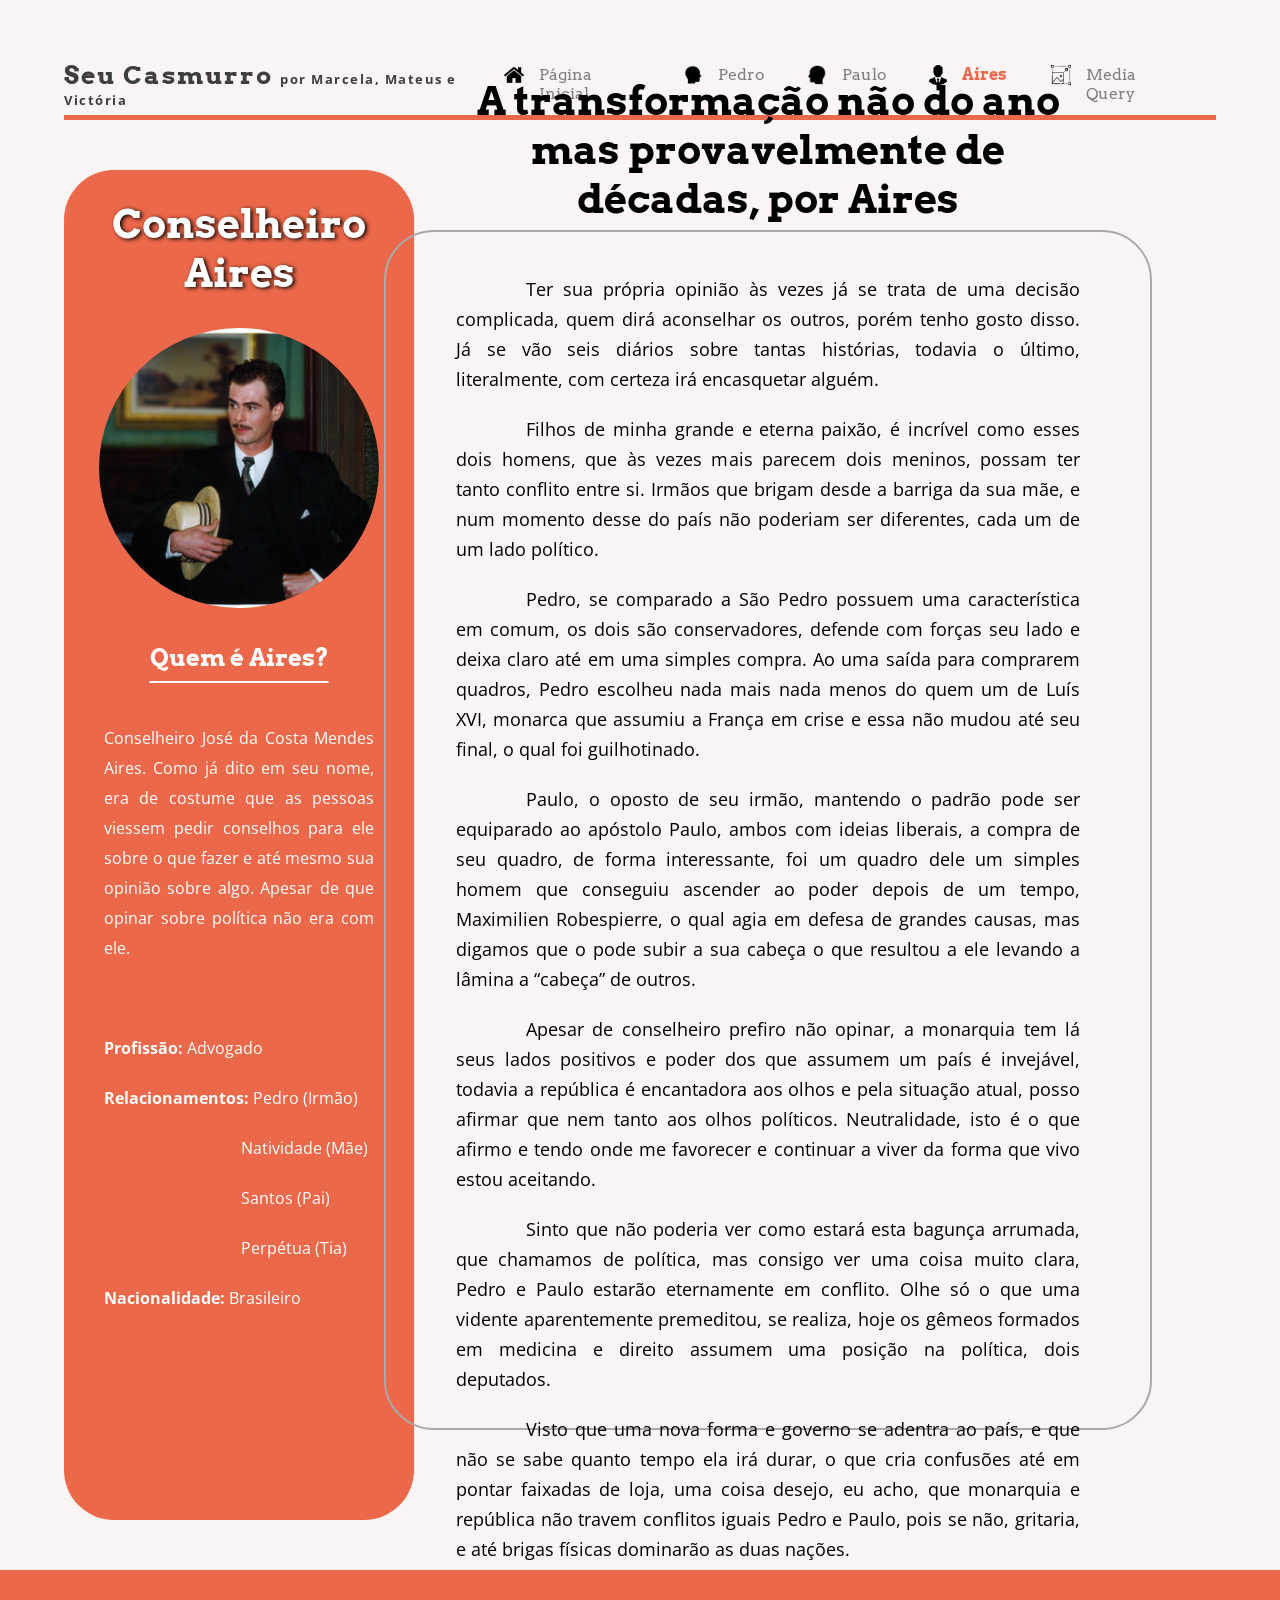
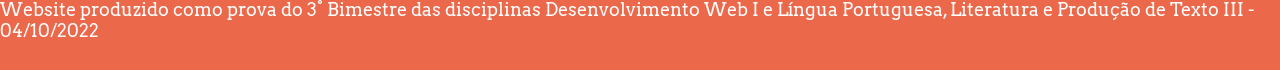
<file: websiteProva/aires.html>
<!DOCTYPE html>
<html lang="pt-br">

<head>
    <meta charset="UTF-8">
    <meta http-equiv="X-UA-Compatible" content="IE=edge">
    <meta name="viewport" content="width=device-width, initial-scale=1.0">
    <link rel="shortcut icon" href="recursos/imagens/faviconAires.ico" type="image/x-icon">
    <link rel="stylesheet" href="recursos/estiloAires.css">

    <title>Aires - Esaú e Jacó</title>
</head>

<body>
    <header>
        <h3 id="titulo3-1"><strong id="tituloPrincipal">Seu Casmurro </strong>por Marcela, Mateus e Victória</h3>
        <nav>
            <ul id="listaNav">
                <li>
                    <a href="index.html">
                        <div class="div1">
                            <img id="iconesNav" src="recursos/imagens/home.png" alt="">
                            <p id="textoNav">Página Inicial</p>
                        </div>
                    </a>
                    <ul>
                        <li><a href="index.html#sec1">Resumo da obra</a></li>
                        <li><a href="index.html#sec4">Sobre o Autor</a></li>
                        <li><a href="index.html#sec2">Personagens</a></li>
                        <li><a href="index.html#sec3">Criação do website</a></li>
                    </ul>
                </li>
                <li>
                    <a href="pedro.html">
                        <div class="div1">
                            <img id="iconesNav" src="recursos/imagens/sideProfile.png" alt="">
                            <p id="textoNav">Pedro</p>
                        </div>
                    </a>
                </li>
                <li>
                    <a href="paulo.html">
                        <div class="div1">
                            <img id="iconesNav" src="recursos/imagens/sideProfile2.png" alt="">
                                <p id="textoNav">Paulo</p>
                        </div>
                    </a>
                </li>
                <li>
                    <a href="aires.html">
                        <div class="div1">
                            <img id="iconesNav" src="recursos/imagens/airesIcon.png" alt="">
                            <strong>
                                <p id="textoNav">Aires</p>
                            </strong>
                        </div>
                    </a>
                </li>
                <li>
                    <a href="mediaQuery.html">
                        <div class="div1">
                            <img id="iconesNav" src="recursos/imagens/mediaQuery.png">
                            <p id="textoNav">Media Query</p>
                        </div>
                    </a>
                </li>
            </ul>
        </nav>
    </header>

    <nav id="nav2">
        <div class="div2">
            <h1>Conselheiro Aires</h1>
            <img id="img1" src="recursos/imagens/aires.jfif">
            <h2>Quem é Aires?</h1>
                <p id="descricao">Conselheiro José da Costa Mendes Aires. Como já dito em seu nome, era de costume que as pessoas viessem pedir conselhos para ele sobre o que fazer e até mesmo sua opinião sobre algo. Apesar de que opinar sobre política não era com ele. </p>
                <p id="inicial"><strong>Profissão:</strong> Advogado</p>
                <p><strong>Relacionamentos:</strong> Pedro (Irmão)</p>
                <p id="final">Natividade (Mãe)</p>
                <p id="final">Santos (Pai)</p>
                <p id="final">Perpétua (Tia)</p>
                <p><strong>Nacionalidade:</strong> Brasileiro</p>
        </div>
    </nav>

    <main>
        <section id="sec1">
            <div class="div3">
                <h1>A transformação não do ano mas provavelmente de décadas, por Aires</h1>
                <p>Ter sua própria opinião às vezes já se trata de uma decisão complicada, quem dirá aconselhar os outros, porém tenho gosto disso. Já se vão seis diários sobre tantas histórias, todavia o último, literalmente, com certeza irá encasquetar alguém.</p>
                    <p>Filhos de minha grande e eterna paixão, é incrível como esses dois homens, que às vezes mais parecem dois meninos, possam ter tanto conflito entre si. Irmãos que brigam desde a barriga da sua mãe, e num momento desse do país não poderiam ser diferentes, cada um de um lado político.</p>
                    <p>Pedro, se comparado a São Pedro possuem uma característica em comum, os dois são conservadores, defende com forças seu lado e deixa claro até em uma simples compra. Ao uma saída para comprarem quadros, Pedro escolheu nada mais nada menos do quem um de Luís XVI, monarca que assumiu a França em crise e essa não mudou até seu final, o qual foi guilhotinado.</p> 
                    <p>Paulo, o oposto de seu irmão, mantendo o padrão pode ser equiparado ao apóstolo Paulo, ambos com ideias liberais, a compra de seu quadro, de forma interessante, foi um quadro dele um simples homem que conseguiu ascender ao poder depois de um tempo, Maximilien Robespierre, o qual agia em defesa de grandes causas, mas digamos que o pode subir a sua cabeça o que resultou a ele levando a lâmina a “cabeça” de outros.</p>
                    <p>Apesar de conselheiro prefiro não opinar, a monarquia tem lá seus lados positivos e poder dos que assumem um país é invejável, todavia a república é encantadora aos olhos e pela situação atual, posso afirmar que nem tanto aos olhos políticos. Neutralidade, isto é o que afirmo e tendo onde me favorecer e continuar a viver da forma que vivo estou aceitando.</p>
                    <p>Sinto que não poderia ver como estará esta bagunça arrumada, que chamamos de política, mas consigo ver uma coisa muito clara, Pedro e Paulo estarão eternamente em conflito. Olhe só o que uma vidente aparentemente premeditou, se realiza, hoje os gêmeos formados em medicina e direito assumem uma posição na política, dois deputados.</p>
                    <p>Visto que uma nova forma e governo se adentra ao país, e que não se sabe quanto tempo ela irá durar, o que cria confusões até em pontar faixadas de loja, uma coisa desejo, eu acho, que monarquia e república não travem conflitos iguais Pedro e Paulo, pois se não, gritaria, e até brigas físicas dominarão as duas nações.
                    </p>
            </div>
        </section>

    </main>

    <footer>
        <p id="textoRodape">Website produzido como prova do 3° Bimestre das disciplinas Desenvolvimento Web I e Língua
            Portuguesa, Literatura e Produção de Texto III - 04/10/2022</p>
    </footer>

</body>

</html>
</file>
<file: Prova_3bim/recursos/style.css>
@font-face {
    font-family: 'Montserrat';
    src: url("fontes/Montserrat-VariableFont_wght.ttf") format("truetype");
}

:root{
    --cor1: #595959;
    --cor2: #202020;
    --cor3: #e53333;
    --cor4: #801f1f;
    --cor5: white;
    --cor6: black;

    --fonte1: 'Gleego';
    --fonte2: 'Montserrat';
}

*{
    max-width: 100%;
    max-height: 100%;
    font-family: var(--fonte2);
}

body{
    background-color: var(--cor2);
}

.div1{
    width: 100vw;
    height: 96.1vh;
    display: flex;
    flex-direction: column;
    align-items: center;
    justify-content: center;
    
}

#p1{
    color: var(--cor5);
}

#logo{
    width: 300px;
    height: 300px;
    align-items: center;
    margin-bottom: 50px;
    margin-top: 30px;
}

.but1{
    width: 130px;
    height: 30px;
    border-radius: 20px;
    background-color: var(--cor1);
    border: 0px;
    color: var(--cor5);
}

footer{
    background-color: var(--cor1);
    height: 20px;
    display: flex;
    justify-content: center;
    align-items: center;
    color: var(--cor5);
    border-radius: 20px 20px 0 0;
    font-size: 12px;
    width: 100vw;
}

.div2{
    display: flex;
    background-color: var(--cor2);
    width: 100vw;
    height: 98.9vh;
    border-radius: 70px;
    align-items: center;
    justify-content: center;
    flex-direction: column;
    color: var(--cor5);
}

input{
    width: 200px;
    height: 30px;
    margin-bottom: 30px;
    margin-left: 15px;
    border-radius: 50px;
    padding: 0 10px 0 10px;
}

#login{
    margin-left: 20px;
}

.div3{
    padding-top: 30px;
    display: flex;
    flex-direction: column;
    align-items: center;
}

.div4{
    display: flex;
    flex-direction: column;
    align-items: center;
    justify-content: center;
    position: relative;
    height: 80%;
    bottom: 40px;
}

#voltar{
    position: absolute;
    top: 70px;
    right: 120px;
    border-radius: 50px;
    width: 70px;
    height: 25px;
    background-color: var(--cor1);
    color: var(--cor5);
    font-size: 12px;
    border: 0;
}

#botaoLogin{
    border-radius: 50px;
    width: 100px;
    height: 30px;
    background-color: var(--cor1);
    color: var(--cor5);
    font-size: 14px;
    border: 0;
}

#miniLogo{
    height: 60px;
    width: 120px;
    position: relative;
    top: 15px;
}
</file>
<file: websiteProva/recursos/estilo.css>
@import url('https://fonts.googleapis.com/css2?family=Arvo&display=swap');
@font-face {
    font-family: OpenSans;
    src: url(../recursos/fontes/OpenSans-VariableFont_wdth\,wght.ttf);
}

* {
    margin: 0;
    padding: 0;
    box-sizing: border-box;
    text-decoration: none;
    max-width: 100%;
}

:root{
    --cor1: rgb(236, 104, 74);
    --cor2: rgb(250, 244, 244);
    --cor3: gainsboro;
    --cor4: grey;
    --cor5: rgb(62, 62, 62);
    --fonte1: 'Arvo', serif;
    --fonte2: 'OpenSans', sans-serif;
}

body{
    background-color: var(--cor2);
    color: var(--cor5);
    font-family: var(--fonte2);
}

header{
    display: flex;
    height: 120px;
    width: 90%;
    margin: 0 5% 0 5%;
    padding-top: 60px;
    border-bottom: 5px solid var(--cor1);
}

#tituloPrincipal{
    font-size: 25px;
    letter-spacing: 2px;
    font-family: var(--fonte1);
}

#titulo3-1{
    letter-spacing: 1.5px;
    font-size: 13px;
}

#iconesNav{
    width: 20px;
    height: 20px;
}

.div1{
    display: flex;
    gap: 15px;
}

nav{
    display: flex;
    height: 110px;
    width: 67%;
    justify-content: flex-end;
}

#textoNav{
    font-family: var(--fonte1);
    color: var(--cor4);
    margin-right: 35px;
}

#listaNav{
    display: flex;
    list-style-type: none;
}


#listaNav li{
    position:relative;
    float:left;
}

strong #textoNav{
    color: var(--cor1);
}

#listaNav li a{
    color: var(--cor4); 
    text-decoration:none; 
    padding:5px 10px; 
    display:block;
}

#listaNav li a:hover{
    box-shadow:0 1px 3px 0 #CCC;
    box-shadow:0 1px 3px 0 #ccc;
    text-shadow: 0px 1px 5px #fff;
    font-weight: 600;
}

#listaNav li ul{
    position:absolute;
    top:35px;
    background-color:#fff;
    display:none;
    font-size: 12px;
    border-radius: 0 0 20px 20px;
}

#listaNav li:hover ul, #listaNav li.over ul{
    display:block;
}

#listaNav li ul li{
    display:block;
    width: 180px;
}

#sec1{
    display: flex;
    height: auto;
    width: 90%;
    margin: 50px 5% 0 5%;
    border-radius: 60px 60px 0 0;
    column-gap: 4%;
    border-bottom: 2px solid var(--cor3);
    align-items: center;
}

.div2{
    width: 60%;
    margin: 60px 0 0 90px;
}

.div3{
    display: flex;
    margin: 30px 5% 0 0;
    justify-content: center;
    align-items: center;
    height: 650px;
}

#titulo1-1{
    font-size: 60px;
    margin: 0 0 20px 20px;
    font-family: var(--fonte1);
}

#p1{
    line-height: 35px;
    font-size: 100%;
    text-align: justify;
    text-indent: 60px;
}

#imgResumo{
    width: 800px;
    padding: 25px;
    border: 2px solid rgb(170, 170, 170);
    border-radius: 10px;
}

.botao1{
    display: flex;
    align-items: center;
    justify-content: center;
    border-radius: 10px;
    border: 2px solid var(--cor1);
    height: 40px;
    width: 220px;
    margin: 50px 0 50px 10px;
}

#pBotao{
    font-family: var(--fonte1);
    font-size: 15px;
    color: var(--cor1);
}

#sec2{
    display: flex;
    width: 90%;
    margin: 0 5% 0 5%;
    padding-top: 30px;
    height: 1000px;
    justify-content: space-between;
    border-bottom: 2px solid gainsboro;
    flex-wrap: wrap;
}

#imgPersonagem{
    border-radius: 100%;
    width: 150px;
    height: 150px;

}

.div4{
    width: 70%;
    height: 380px;
    margin-left: 30px;
}

.div4 a{
    color: rgb(108, 108, 108);
}

#textoPersonagem{
    line-height: 30px;
    font-size: 14px;
}

.divPersonagem{
    display: flex;
    height: 260px;
    width: 30%;
}

#titulo2-1{
    font-family: var(--fonte1);
    margin-bottom: 10px;
}

#titulo2-2{
    width: 70%;
    height: auto;
    margin: 50px 0 70px 70px;
    text-decoration: underline var(--cor1) solid 2px;
    text-underline-offset: 25px;
    font-family: var(--fonte1);
}

#sec3{
    display: flex;
    flex-direction: column;
    align-items: center;
    justify-content: center;
    width: 80%;
    margin: 80px 10% 0 10%;
    border-bottom: 2px solid var(--cor3);
}

#titulo3-2 a{
    color: var(--cor1);
    font-family: var(--fonte1);
    font-size: 28px;
    text-align: center;
}

#titulo3-2{
    color: var(--cor1);
    font-family: var(--fonte1);
    font-size: 25px;
    text-align: center;
}

#tecnicoTexto{
    margin: 55px 0 40px 0;
    line-height: 30px;
    font-size: 16px;
    text-align: justify;
}

#tecnicoTexto2{
    margin-bottom: 50px;
    line-height: 30px;
    font-size: 16px;
    text-align: justify;
}

.divAlunos{
    display: flex;
    width: 100%;
    padding-top: 80px;
    height: 450px;
    align-content: center;
    justify-content: space-between;
    flex-wrap: wrap;
}

#imgAluno{
    margin: 25px 10px 0 0;
    width: 50%;
    height: 50%;
    border-radius: 40px;
}

.divAluno{
    display: flex;
    height: 380px;
    width: 30%;
}

#instagram{
    width: 30px;
    height: 30px;
}

.redes{
    display: flex;
    align-items: flex-end;
    width: inherit;
    margin-top: 20px;
    height: 40px;
    justify-content: space-evenly;
}

#titulo2-3{
    width: 95%;
    height: auto;
    text-decoration: underline var(--cor1) solid 2px;
    text-underline-offset: 25px;
    font-family: var(--fonte1);
}

.div5{
    width: 100%;
    height: 380px;
    margin-left: 30px;
}

#textoPersonagem{
    line-height: 30px;
    font-size: 14px;
}


#sec4{
    display: flex;
    height: 780px;
    width: 90%;
    margin: 0 5% 0 5%;
    border-radius: 60px 60px 0 0;
    column-gap: 5%;
    border-bottom: 2px solid var(--cor3);
    align-items: center;
}


#imgMachado{
    width: 400px;
    height: 550px;
    padding: 25px;
    border: 2px solid rgb(170, 170, 170);
    border-radius: 10px;
}

#titulo2-4{
    display: flex;
    font-size: 45px;
    margin: 0 20px 20px 0;
    font-family: var(--fonte1);
    justify-content: flex-end;
}

.div8{
    width: 30%;
    margin: 0 0 0 100px;
}

.div7{
    display: flex;
    margin: 0 5% 0 0;
    justify-content: center;
    align-items: center;
    flex-direction: column;
    width: 70%;
    
}

.div9{
    display: flex;
    width: 100%;
    height: 300px;
    margin-top: 40px;
    justify-content: space-evenly;
}

.div10{
    display: flex;
    flex-direction: column;
    justify-content: center;
    align-items: center;
    width: 22%;
}

#imgLivros{
    width: 140px;
    margin-bottom: 30px;
}

.botaoLivro{
    display: flex;
    width: 100px;
    height: 30px;
    border-radius: 10px;
    align-items: center;
    justify-content: center;
    border: 2px solid var(--cor1);
    color: var(--cor1);
    font-family: var(--fonte1);
    
}

footer{
    display: flex;
    background-color: var(--cor3);
    width: 90%;
    margin-left: 5%;
    border-top: 2px solid var(--cor4);
    justify-content: center;
}

#textoFooter{
    padding: 30px 50px 30px 50px;
    font-family: var(--fonte1);
}

#sec5{
    display: flex;
    flex-direction: column;
    align-items: center;
    justify-content: center;
    width: 80%;
    margin: 80px 10% 0 10%;
}

.divProfessores{
    display: flex;
    width: 100%;
    padding-top: 80px;
    height: 450px;
    align-content: center;
    justify-content: space-evenly;
    flex-wrap: wrap;
}

.divProfessor{
    display: flex;
    height: 380px;
    width: 40%;
}

.div6{
    display: flex;
    flex-direction: column;
    justify-content: center;
    width: 100%;
    height: 250px;
    margin-left: 30px;
}

#imgProfessor{
    margin: 25px 10px 0 0;
    width: 200px;
    height: 200px;
    border-radius: 100%;
}

iframe{
    margin-bottom: 50px;
}
</file>
<file: Prova_3bim/recursos/style2.css>
@font-face {
    font-family: 'Montserrat';
    src: url("fontes/Montserrat-VariableFont_wght.ttf") format("truetype");
}

@font-face {
    font-family: 'Gleego';
    src: url("fontes/Glegoo-Bold.ttf") format("truetype");
}

:root{
    --cor1: #595959;
    --cor2: #202020;
    --cor3: #e53333;
    --cor4: #801f1f;
    --cor5: white;
    --cor6: black;

    --fonte1: 'Gleego';
    --fonte2: 'Montserrat';
}

*{
    max-width: 100%;
    max-height: 100%;
    font-family: var(--fonte2);
}

body{
    background-color: var(--cor2);
}

.div1{
    display: flex;
    width: 95vw;
    height: 90.8vh;
    margin-top: 5vh;
    margin-left: 2.5%;
    align-items: center;
    justify-content: center;
    flex-direction: column;
    color: var(--cor5);
}

#sair{
    position: absolute;
    top: 85px;
    right: 105px;
    border-radius: 50px;
    width: 70px;
    height: 22px;
    background-color: var(--cor1);
    color: var(--cor5);
    font-size: 12px;
    border: 0;
}

header{
    height: 15%;
    width: 100%;
    display: flex;
    align-items: center;
    justify-content: center;
    border-bottom: 0.5px solid var(--cor1);
}

#busca{
    width: 450px;
    height: 30px;
    border-radius: 50px;
    padding: 0 10px 0 10px;
    position: relative;
    right: 50px;
}

.div2{
    display: flex;
    align-items: center;
    height: 85%;
    gap: 10px;
}

#buscar{
    border-radius: 50px;
    width: 100px;
    height: 30px;
    background-color: var(--cor1);
    color: var(--cor5);
    font-size: 14px;
    border: 0;
    position: relative;
    right: 15px;
}

#banners{
    width: 350px;
    border-radius: 0 0 50px 50px;
    height: 470px;
}

#banners:hover{
    opacity: 0.5;
    transition-duration: 0.3s;
}

ul{
    list-style-type: none;
    text-align: right;
    line-height: 45px;
    font-weight: bold;
}

#logo{
    width: 120px;
    position: relative;
    bottom: 20px;
    left: 5px;
}

#h1-1{
    position: relative;
    bottom: 52px;
    right: 10px;
}

#listaNav{
    list-style-type: none;
    display: flex;
    gap: 30px;
    position: relative;
    left: 200px;
}

.div3{
    position: relative;
    right: 300px;
}

a:hover, a:visited, a:link, a:active{
    text-decoration: none;
}

a li{
    color: var(--cor5);
    transition-duration: 0.3s;
    font-family: var(--fonte1);

}

a li:hover{
    color: var(--cor3)
}

a li:active{
    color: var(--cor4)
}

#icon{
    width: 30px;
    position: relative;
    bottom: 25px;
    left: 270px;
    margin: 0 7px 0 7px;
}

#icon:hover{
    transition-duration: 0.5s;
    filter: brightness(0.2) sepia(0.4) saturate(9997%);
}

#icon:active{
    filter: brightness(0.1) sepia(0.3) saturate(10000%);
}

.div4{
    display: flex;
    width: 50vw;
    color: var(--cor5);
    flex-direction: column;
    align-items: center;
    justify-content: center;
}

.nav2{
    height: 15%;
    width: 95vw;
    display: flex;
    align-items: center;
    border-bottom: 0.5px solid var(--cor1);
    justify-content: center;
}

#logo2{
    width: 120px;
    position: relative;
    bottom: 20px;
    right: 20px;
}

.div5{
    display: flex;
    width: 95vw;
    height: 90.8vh;
    margin-top: 5vh;
    margin-left: 2.5%;
    flex-direction: column;
    color: var(--cor5);
    align-items: center;
}

#sair2{
    position: absolute;
    top: 85px;
    right: 105px;
    border-radius: 50px;
    width: 90px;
    height: 22px;
    background-color: var(--cor1);
    color: var(--cor5);
    font-size: 12px;
    border: 0;
}

.div6{
    width: 65vw;
    background-color: var(--cor1);
    height: 340px;
    margin-top: 60px;
    border-radius: 50px;
    padding: 40px 80px;
    text-align: center;
}

#carrinho{
    margin: 50px 0 70px 0;
}

#botaoHome{
    width: 220px;
    height: 40px;
    border-radius: 20px;
    border: 0;
    background-color: var(--cor6);
    color: var(--cor5);
    font-family: var(--fonte1);
}

#h1-2{
    position: relative;
    bottom: 52px;
    right: 35px;
}

h3{
    text-align: left;
    font-family: var(--fonte1);
}

#icon2{
    width: 30px;
    position: relative;
    bottom: 25px;
    left: 285px;
    margin: 0 7px 0 7px;
}

#icon2:hover{
    filter: brightness(0.2) sepia(0.4) saturate(9997%);
    transition-duration: 0.5s;
}

#icon2:active{
    transition-duration: 0.3s;
    filter: brightness(0.1) sepia(0.3) saturate(10000%);
}

#icon3{
    width: 30px;
    position: relative;
    bottom: 25px;
    left: 285px;
    margin: 0 7px 0 7px;
    filter: brightness(0.2) sepia(0.4) saturate(9997%);
}

#icon3:hover{
    transition-duration: 0.5s;
    filter: brightness(0.1) sepia(0.4) saturate(9999%);
}

#icon3:active{
    transition-duration: 0.3s;
    filter: brightness(0.1) sepia(0.3) saturate(10000%);
}
</file>
<file: Prova_3bim/recursos/style3.css>
@font-face {
    font-family: 'Montserrat';
    src: url("fontes/Montserrat-VariableFont_wght.ttf") format("truetype");
}

@font-face {
    font-family: 'Gleego';
    src: url("fontes/Glegoo-Bold.ttf") format("truetype");
}

:root{
    --cor1: #595959;
    --cor2: #202020;
    --cor3: #e53333;
    --cor4: #801f1f;
    --cor5: white;
    --cor6: black;

    --fonte1: 'Gleego';
    --fonte2: 'Montserrat';
}

*{
    max-width: 100%;
    max-height: 100%;
    font-family: var(--fonte2);
}

body{
    background-color: var(--cor2);
}

.div1{
    display: flex;
    width: 95vw;
    height: 90.8vh;
    margin-top: 5vh;
    margin-left: 2.5%;
    flex-direction: column;
    color: var(--cor5);
}

header{
    height: 15%;
    width: 100%;
    display: flex;
    align-items: center;
    justify-content: center;
    border-bottom: 0.5px solid var(--cor1);
}

.div3{
    position: relative;
    right: 325px;
}

#listaNav{
    list-style-type: none;
    display: flex;
    gap: 30px;
    position: relative;
    left: 200px;
}

a:hover, a:visited, a:link, a:active{
    text-decoration: none;
}

a li{
    color: white;
    transition-duration: 0.3s;
    font-family: var(--fonte1);

}

a li:hover{
    color: var(--cor3);
}

a li:active{
    color: var(--cor4);
}

#logo{
    width: 120px;
    position: relative;
    bottom: 20px;
    right: 35px;
}

#h1-1{
    position: relative;
    bottom: 52px;
    right: 50px;
}

#sair{
    position: absolute;
    top: 85px;
    right: 105px;
    border-radius: 50px;
    width: 90px;
    height: 22px;
    background-color: var(--cor1);
    color: var(--cor5);
    font-size: 12px;
    border: 0;
}

#icon{
    width: 30px;
    position: relative;
    bottom: 25px;
    left: 285px;
    margin: 0 7px 0 7px;
}

#icon:hover{
    transition-duration: 0.5s;
    filter: brightness(0.2) sepia(0.4) saturate(9997%);
}

#icon:active{
    transition-duration: 0.3s;
    filter: brightness(0.1) sepia(0.3) saturate(10000%);
}

#perfil{
    border-radius: 100%;
    width: 80px;
    height: 80px;
    margin: 0 20px 0 20px;
}

.nav2{
    display: flex;
    width: 230px;
    height: 600px;
    flex-direction: column;
    align-items: center;
    justify-content: center;
}

.div2{
    display: flex;
    align-items: center;
}

#listaPerfil{
    list-style-type: none;
    line-height: 45px;
}

.div4{
    position: absolute;
    top: 183px;
    left: 400px;
    width: 950px;
    height: 400px;
    background-color: var(--cor1);
    border-radius: 50px;
    padding: 10px 45px 40px 45px;
    display: flex;
    flex-wrap: wrap;
    
}

.div5{
    display: flex;
    flex-direction: column;
    width: 35%;
    height: 100%;
    justify-content: center;
    align-items: center;
    row-gap: 12px;
}

.div6{
    display: flex;
    width: 950px;
    height: 320px;
    justify-content: space-evenly;
    align-items: center;
}

#h2-1{
    width: 700px;
    margin-left: 20px;
    font-family: var(--fonte1);
}

.div5 input{
    width: 250px;
    height: 30px;
    margin-bottom: 30px;
    padding: 0 10px;
}

body{
    background-color: var(--cor2);
}


#sair2{
    position: absolute;
    top: 85px;
    right: 90px;
    border-radius: 50px;
    width: 70px;
    height: 22px;
    background-color: var(--cor1);
    color: var(--cor5);
    font-size: 12px;
    border: 0;
}


#busca{
    width: 450px;
    height: 30px;
    border-radius: 50px;
    padding: 0 10px 0 10px;
    position: relative;
    right: 50px;
}

#buscar{
    border-radius: 50px;
    width: 100px;
    height: 30px;
    background-color: var(--cor1);
    color: var(--cor5);
    font-size: 14px;
    border: 0;
    position: relative;
    right: 15px;
}

#logo{
    width: 120px;
    position: relative;
    bottom: 20px;
    left: 5px;
}

#h1-1{
    position: relative;
    bottom: 52px;
    right: 10px;
}

.div7{
    position: relative;
    right: 300px;
}

#icon2{
    width: 30px;
    position: relative;
    bottom: 25px;
    left: 270px;
    margin: 0 7px 0 7px;
}

#icon2:hover{
    filter: brightness(0.2) sepia(0.4) saturate(9997%);
    transition-duration: 0.5s;
}

#icon2:active{
    transition-duration: 0.3s;
    filter: brightness(0.1) sepia(0.3) saturate(10000%);
}

.nav3{
    display: flex;
    width: 200px;
    flex-direction: column;
}

.div8{
    display: flex;
    flex-direction: column;
    justify-content: left;
    width: inherit;
    height: 230px;
    border-bottom: 0.5px solid var(--cor1);
    margin-top: 100px;
    padding-bottom: 30px;
}

.div9{
    display: flex;
    flex-direction: column;
    justify-content: left;
    width: inherit;
    height: 320px;
    border-bottom: 0.5px solid var(--cor1);
    margin-top: 20px;
    padding-bottom: 30px;
}

.div10{
    display: flex;
    flex-direction: column;
    justify-content: left;
    width: 200px;
    margin-top: 20px;
}

.div8 label, .div9 label, .div10 label{
    font-size: 14px;
}

.div8 > label, .div9 > label, .div10 > label{
    margin: 10px 0 0 35px;
}

.div8 div, .div8 h3, .div9 div, .div9 h3, .div10 div, .div10 h3{
    margin-left: 30px;
    font-family: var(--fonte1);
}

main{
    position: absolute;
    left: 350px;
    top: 200px;
    width: 1100px;
}

main div{
    display: flex;
    justify-content: space-evenly;
}

main div div{
    display: flex;
    flex-direction: column;
    margin-bottom: 30px;
}

.divMenor{
    display: flex;
    flex-direction: column;
    margin-bottom: 0;
}

main div div p{
    font-family: var(--fonte1);
    line-height: 4px;
    text-align: justify;
    font-size: 12px;
    text-transform: uppercase;
}

main div div img{
    width: 300px;
    height: 300px;
}

#imgMenor{
    width: 300px;
    height: 200px;
}

#icon3{
    width: 30px;
    position: relative;
    bottom: 25px;
    left: 285px;
    margin: 0 7px 0 7px;
    filter: brightness(0.2) sepia(0.4) saturate(9997%);
}

#icon3:hover{
    transition-duration: 0.5s;
    filter: brightness(0.1) sepia(0.4) saturate(9999%);
}

#icon3:active{
    transition-duration: 0.3s;
    filter: brightness(0.1) sepia(0.3) saturate(10000%);
}

#dados{
    color: var(--cor3);
}

#dados:hover{
    transition-duration: 0.3s;
    color: var(--cor4);
}
</file>
<file: websiteProva/recursos/estiloAires.css>
@import url('https://fonts.googleapis.com/css2?family=Arvo&display=swap');
@font-face {
    font-family: OpenSans;
    src: url(../recursos/fontes/OpenSans-VariableFont_wdth\,wght.ttf);
}

* {
    margin: 0;
    padding: 0;
    box-sizing: border-box;
    text-decoration: none;
    max-width: 100%;
}


:root{
    --cor1: rgb(236, 104, 74);
    --cor2: rgb(250, 244, 244);
    --cor3: gainsboro;
    --cor4: grey;
    --cor5: rgb(62, 62, 62);
    --fonte1: 'Arvo', serif;
    --fonte2: 'OpenSans', sans-serif;
}

body{
    background-color: var(--cor2);
    color: var(--cor5);
    font-family: var(--fonte2);
}

header{
    display: flex;
    height: 120px;
    width: 90%;
    margin: 0 5% 0 5%;
    padding-top: 60px;
    border-bottom: 5px solid var(--cor1);
}

#tituloPrincipal{
    font-size: 25px;
    letter-spacing: 2px;
    font-family: var(--fonte1);
}

#titulo3-1{
    letter-spacing: 1.5px;
    font-size: 13px;
}

#iconesNav{
    width: 20px;
    height: 20px;
}

.div1{
    display: flex;
    gap: 15px;
}

nav{
    display: flex;
    height: 110px;
    width: 67%;
    justify-content: flex-end;
}

#textoNav{
    font-family: var(--fonte1);
    color: var(--cor4);
    margin-right: 35px;
}

#listaNav{
    display: flex;
    list-style-type: none;
}


#listaNav li{
    position:relative;
    float:left;
}


strong #textoNav{
    color: var(--cor1);
}

#listaNav li a{
    color: gray; 
    text-decoration:none; 
    padding:5px 10px; 
    display:block;
}

#listaNav li a:hover{
    box-shadow:0 1px 3px 0 #CCC;
    box-shadow:0 1px 3px 0 #ccc;
    text-shadow: 0px 1px 5px #fff;
    font-weight: 600;
}

#listaNav li ul{
    position:absolute;
    top:35px;
    background-color:#fff;
    display:none;
    font-size: 12px;
    border-radius: 0 0 20px 20px;
}

#listaNav li:hover ul, #listaNav li.over ul{
    display:block;
}

#listaNav li ul li{
    display:block;
    width: 180px;
}

#nav2 {
    display: flex;
    width: 350px;
    height: 1350px;
    background-color: var(--cor1);
    justify-content: center;
    margin: 50px 0 50px 5%;
    border-radius: 50px;
}

.div2{
    text-align: center;
    color: #fff;
}

#img1{
    border-radius: 100%;
}

.div2 h1{
    font-size: 40px;
    margin: 30px;
    text-shadow: 2px 1px 4px black;
    font-family: var(--fonte1);
}

.div2 img{
    height: 280px;
    width: 280px;
}

#final{
    margin-left: 177px;
}

#inicial{
    margin-top: 60px;
}

.div2 p{
    text-align: justify;
    line-height: 50px;
    font-size: 16px;
    margin: 0 40px 0 40px;
}

#descricao{
    text-align: justify;
    line-height: 30px;
    font-size: 16px;
    margin: 50px 40px 0 40px;
}

.div2 h2{
    margin-top: 30px;
    text-decoration: underline;
    text-underline-offset: 15px;
    font-family: var(--fonte1);
}

main{
    display: flex;
    position: absolute;
    top: 180px;
    left: 30%;
    width: 60%;
    height: 1200px;
    justify-content: center;
    flex-direction: column;
    margin-top: 50px;
    border: 2px solid rgb(170, 170, 170);
    border-radius: 50px;
    padding: 70px;
}

.div3{
    justify-content: center;
}

.div3 p{
    text-align: justify;
    color: #000;
    font-size: 18px;
    line-height: 30px;
    text-indent: 70px;
    margin-bottom: 20px;
}

.div3 h1{
    text-align: center;
    color: #000;
    font-size: 40px;
    margin-bottom: 50px;
    font-family: var(--fonte1);
}

footer{
    display: flex;
    background-color: var(--cor1);
    width: 100%;
    height: 100px;
    justify-content: center;
    align-items: center;
}


#textoRodape{
    font-size: 18px;
    color: #fff;
    font-family: var(--fonte1);
}
</file>
